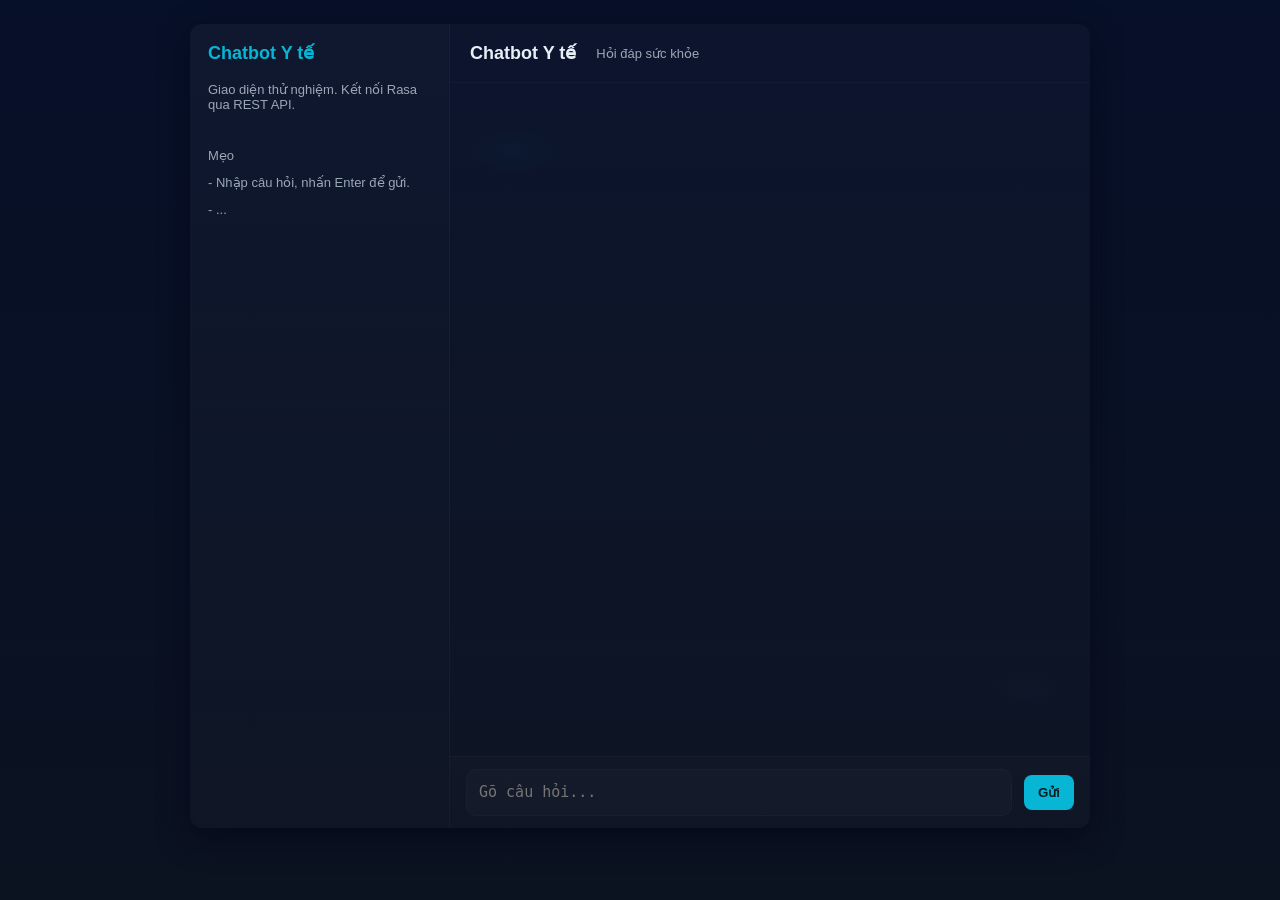
<file: giao_dien/index.html>
<!doctype html>
<html lang="vi">
  <head>
    <meta charset="utf-8" />
    <meta name="viewport" content="width=device-width,initial-scale=1" />
    <title>Chatbot Y tế - Giao diện ChatGPT</title>

    <style>
      :root {
        --bg: #0f1724;
        --panel: #0b1220;
        --card: #0f1728;
        --accent: #06b6d4;
        --text: #e6eef6;
        --muted: #9aa8b6;
        --user: #0ea5a4;
        --bot: #1f2937;
      }
      html,
      body {
        height: 100%;
        margin: 0;
        font-family: Inter, "Segoe UI", Roboto, Arial, sans-serif;
        background: linear-gradient(180deg, #071029 0%, #0b1220 100%);
        color: var(--text);
      }
      .app {
        display: flex;
        height: 100vh;
        width: 100vw;
        align-items: stretch;
        justify-content: center;
        padding: 24px;
        box-sizing: border-box;
      }

      /* Chat container */
      .chat {
        width: 900px;
        max-width: calc(100% - 48px);
        height: calc(100% - 48px);
        background: linear-gradient(
          180deg,
          rgba(255, 255, 255, 0.02),
          rgba(255, 255, 255, 0.01)
        );
        border-radius: 12px;
        box-shadow: 0 10px 30px rgba(2, 6, 23, 0.6);
        display: flex;
        overflow: hidden;
      }

      /* Left sidebar (optional) */
      .sidebar {
        width: 260px;
        background: linear-gradient(
          180deg,
          rgba(255, 255, 255, 0.01),
          rgba(255, 255, 255, 0.005)
        );
        padding: 18px;
        box-sizing: border-box;
        border-right: 1px solid rgba(255, 255, 255, 0.03);
        display: flex;
        flex-direction: column;
        gap: 12px;
      }
      .brand {
        font-weight: 700;
        font-size: 18px;
        color: var(--accent);
      }
      .hint {
        color: var(--muted);
        font-size: 13px;
        margin-top: 6px;
      }

      /* Main panel */
      .panel {
        flex: 1;
        display: flex;
        flex-direction: column;
        height: 100%;
      }

      /* Header */
      .header {
        padding: 18px 20px;
        border-bottom: 1px solid rgba(255, 255, 255, 0.03);
        display: flex;
        align-items: center;
        gap: 12px;
      }
      .title {
        font-size: 18px;
        font-weight: 600;
      }
      .subtitle {
        color: var(--muted);
        font-size: 13px;
        margin-left: 8px;
      }

      /* Messages area */
      .messages {
        flex: 1;
        padding: 20px;
        overflow: auto;
        display: flex;
        flex-direction: column;
        gap: 12px;
        background:
          radial-gradient(
            800px 400px at 10% 10%,
            rgba(6, 182, 212, 0.03),
            transparent 6%
          ),
          radial-gradient(
            600px 300px at 90% 90%,
            rgba(99, 102, 241, 0.02),
            transparent 6%
          );
      }

      .msg {
        max-width: 78%;
        padding: 12px 14px;
        border-radius: 12px;
        line-height: 1.45;
        font-size: 15px;
        box-shadow: 0 2px 6px rgba(2, 6, 23, 0.4);
        word-wrap: break-word;
      }

      .msg.user {
        align-self: flex-end;
        background: linear-gradient(
          180deg,
          rgba(14, 165, 164, 0.12),
          rgba(14, 165, 164, 0.08)
        );
        border: 1px solid rgba(14, 165, 164, 0.18);
        color: var(--text);
        border-bottom-right-radius: 6px;
      }

      .msg.bot {
        align-self: flex-start;
        background: linear-gradient(
          180deg,
          rgba(255, 255, 255, 0.02),
          rgba(255, 255, 255, 0.01)
        );
        border: 1px solid rgba(255, 255, 255, 0.03);
        color: var(--text);
        border-bottom-left-radius: 6px;
      }

      .meta {
        font-size: 12px;
        color: var(--muted);
        margin-top: 6px;
      }

      /* Typing indicator */
      .typing {
        display: flex;
        gap: 6px;
        align-items: center;
      }
      .dot {
        width: 8px;
        height: 8px;
        border-radius: 50%;
        background: var(--muted);
        opacity: 0.9;
        animation: blink 1.2s infinite;
      }
      .dot:nth-child(2) {
        animation-delay: 0.15s;
      }
      .dot:nth-child(3) {
        animation-delay: 0.3s;
      }
      @keyframes blink {
        0% {
          opacity: 0.2;
        }
        50% {
          opacity: 1;
        }
        100% {
          opacity: 0.2;
        }
      }

      /* Input area */
      .composer {
        padding: 12px 16px;
        border-top: 1px solid rgba(255, 255, 255, 0.03);
        display: flex;
        gap: 12px;
        align-items: center;
        background: linear-gradient(
          180deg,
          rgba(255, 255, 255, 0.01),
          rgba(255, 255, 255, 0.005)
        );
      }
      .input {
        flex: 1;
        display: flex;
        gap: 8px;
        align-items: center;
        background: rgba(255, 255, 255, 0.02);
        padding: 10px;
        border-radius: 10px;
        border: 1px solid rgba(255, 255, 255, 0.02);
      }
      .input textarea {
        width: 100%;
        resize: none;
        border: 0;
        outline: none;
        background: transparent;
        color: var(--text);
        font-size: 15px;
        line-height: 1.4;
        max-height: 120px;
      }
      .send-btn {
        background: var(--accent);
        color: #042027;
        border: none;
        padding: 10px 14px;
        border-radius: 8px;
        font-weight: 600;
        cursor: pointer;
      }
      .send-btn:disabled {
        opacity: 0.5;
        cursor: not-allowed;
      }

      /* small screens */
      @media (max-width: 720px) {
        .chat {
          width: 100%;
          height: 100%;
          border-radius: 0;
        }
        .sidebar {
          display: none;
        }
      }
    </style>
  </head>
  <body>
    <div class="app">
      <div class="chat" role="application" aria-label="Chatbot">
        <div class="sidebar" aria-hidden="true">
          <div class="brand">Chatbot Y tế</div>
          <div class="hint">
            Giao diện thử nghiệm. Kết nối Rasa qua REST API.
          </div>
          <div style="height: 12px"></div>
          <div style="font-size: 13px; color: var(--muted)">Mẹo</div>
          <div style="font-size: 13px; color: var(--muted)">
            - Nhập câu hỏi, nhấn Enter để gửi.
          </div>
          <div style="font-size: 13px; color: var(--muted)">- ...</div>
        </div>

        <div class="panel">
          <div class="header">
            <div class="title">Chatbot Y tế</div>
            <div class="subtitle">Hỏi đáp sức khỏe</div>
          </div>

          <div id="messages" class="messages" aria-live="polite"></div>

          <div class="composer">
            <div class="input" role="textbox" aria-label="Nhập tin nhắn">
              <textarea
                id="input"
                rows="1"
                placeholder="Gõ câu hỏi..."
              ></textarea>
            </div>
            <button id="send" class="send-btn">Gửi</button>
          </div>
        </div>
      </div>
    </div>

    <script>
      /* ====== Cấu hình ======
       Nếu Rasa chạy trên máy local, giữ mặc định:
       RASA_REST_URL = "http://localhost:5005/webhooks/rest/webhook"
       Nếu deploy lên server, đổi thành URL public (https).
    */
      const RASA_REST_URL = "http://localhost:5005/webhooks/rest/webhook";

      const messagesEl = document.getElementById("messages");
      const inputEl = document.getElementById("input");
      const sendBtn = document.getElementById("send");

      /* Hàm thêm message vào giao diện */
      function addMessage(text, who = "bot", meta = "") {
        const wrapper = document.createElement("div");
        wrapper.className = "msg " + (who === "user" ? "user" : "bot");
        wrapper.innerHTML = `<div class="content">${escapeHtml(text)}</div>`;
        if (meta) {
          const m = document.createElement("div");
          m.className = "meta";
          m.textContent = meta;
          wrapper.appendChild(m);
        }
        messagesEl.appendChild(wrapper);
        messagesEl.scrollTop = messagesEl.scrollHeight;
      }

      /* Escape để tránh XSS */
      function escapeHtml(unsafe) {
        return unsafe
          .replaceAll("&", "&amp;")
          .replaceAll("<", "&lt;")
          .replaceAll(">", "&gt;")
          .replaceAll('"', "&quot;")
          .replaceAll("'", "&#039;");
      }

      /* Typing indicator */
      let typingEl = null;
      function showTyping() {
        if (typingEl) return;
        typingEl = document.createElement("div");
        typingEl.className = "msg bot typing";
        typingEl.innerHTML =
          '<div class="typing"><div class="dot"></div><div class="dot"></div><div class="dot"></div></div>';
        messagesEl.appendChild(typingEl);
        messagesEl.scrollTop = messagesEl.scrollHeight;
      }
      function hideTyping() {
        if (!typingEl) return;
        typingEl.remove();
        typingEl = null;
      }

      /* Gửi message tới Rasa qua REST */
      async function sendToRasa(message) {
        showTyping();
        try {
          const resp = await fetch(RASA_REST_URL, {
            method: "POST",
            headers: { "Content-Type": "application/json" },
            body: JSON.stringify({ sender: "user_" + Date.now(), message }),
          });
          if (!resp.ok) {
            throw new Error("Lỗi kết nối tới Rasa: " + resp.status);
          }
          const data = await resp.json();
          hideTyping();

          if (!Array.isArray(data) || data.length === 0) {
            addMessage("Bot không trả lời.", "bot");
            return;
          }

          // Rasa trả về mảng các message; hiển thị tuần tự
          for (const item of data) {
            if (item.text) {
              addMessage(item.text, "bot");
            } else if (item.image) {
              addMessage("[Hình ảnh] " + item.image, "bot");
            } else if (item.custom) {
              addMessage(
                "[Custom payload] " + JSON.stringify(item.custom),
                "bot",
              );
            }
          }
        } catch (err) {
          hideTyping();
          addMessage("Lỗi: " + err.message, "bot");
        }
      }

      /* Xử lý gửi */
      async function handleSend() {
        const text = inputEl.value.trim();
        if (!text) return;
        addMessage(text, "user");
        inputEl.value = "";
        sendBtn.disabled = true;
        await sendToRasa(text);
        sendBtn.disabled = false;
        inputEl.focus();
      }

      /* Gửi khi nhấn Enter (Shift+Enter xuống dòng) */
      inputEl.addEventListener("keydown", function (e) {
        if (e.key === "Enter" && !e.shiftKey) {
          e.preventDefault();
          handleSend();
        }
      });
      sendBtn.addEventListener("click", handleSend);

      /* Gửi payload khởi tạo /greet để bot chào */
      window.addEventListener("load", function () {
        // Hiển thị lời chào local trước khi gọi Rasa (tùy chọn)
        // addMessage("Xin chào! Tôi là Chatbot Y tế. Bạn muốn hỏi gì?", "bot");
        // Gọi payload /greet nếu bot có intent greet
        (async () => {
          showTyping();
          try {
            const resp = await fetch(RASA_REST_URL, {
              method: "POST",
              headers: { "Content-Type": "application/json" },
              body: JSON.stringify({
                sender: "system_init",
                message: "/greet",
              }),
            });
            const data = await resp.json();
            hideTyping();
            if (Array.isArray(data)) {
              for (const item of data) {
                if (item.text) addMessage(item.text, "bot");
              }
            }
          } catch (e) {
            hideTyping();
            // không bắt buộc phải hiển thị lỗi khởi tạo
          }
        })();
      });
    </script>
  </body>
</html>
</file>
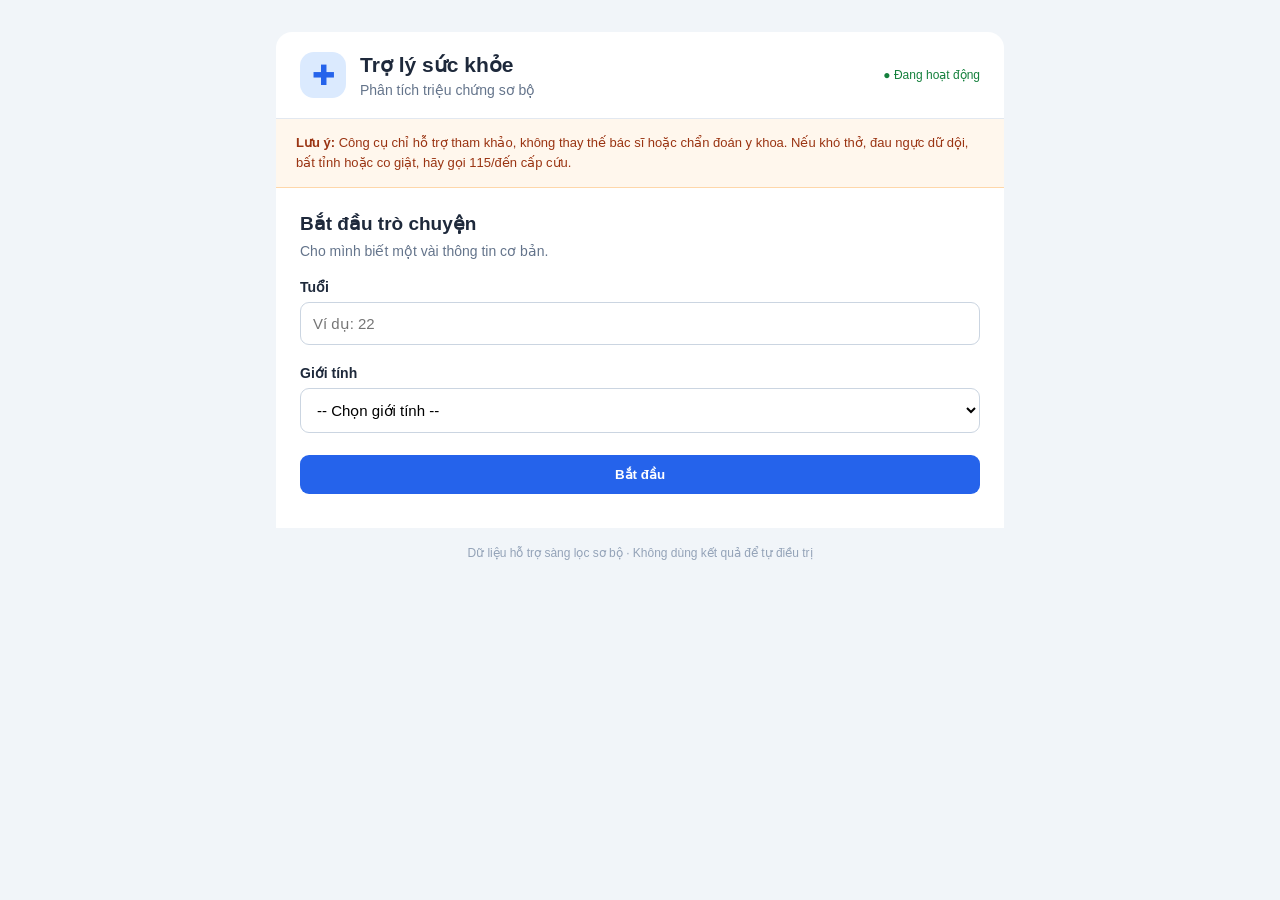
<file: templates/index.html>
<!doctype html>
<html lang="vi">
  <head>
    <meta charset="utf-8" />
    <meta name="viewport" content="width=device-width,initial-scale=1" />
    <title>Trợ lý sức khỏe</title>
    <link rel="stylesheet" href="/static/style.css" />
  </head>
  <body>
    <main class="shell">
      <header>
        <div class="logo">✚</div>
        <div>
          <h1>Trợ lý sức khỏe</h1>
          <p>Phân tích triệu chứng sơ bộ</p>
        </div>
        <span class="status">● Đang hoạt động</span>
      </header>
      <section class="notice">
        <b>Lưu ý:</b> Công cụ chỉ hỗ trợ tham khảo, không thay thế bác sĩ hoặc
        chẩn đoán y khoa. Nếu khó thở, đau ngực dữ dội, bất tỉnh hoặc co giật,
        hãy gọi 115/đến cấp cứu.
      </section>
      <section id="setup" class="setup">
        <h2>Bắt đầu trò chuyện</h2>
        <p>Cho mình biết một vài thông tin cơ bản.</p>
        <label for="age">Tuổi</label
        ><input
          id="age"
          type="number"
          min="1"
          max="119"
          placeholder="Ví dụ: 22"
        /><label for="sex">Giới tính</label
        ><select id="sex">
          <option value="">-- Chọn giới tính --</option>
          <option value="nam">Nam</option>
          <option value="nu">Nữ</option></select
        ><button id="start">Bắt đầu</button>
        <p id="setupError" class="error"></p>
      </section>
      <section id="chat" class="chat hidden">
        <div id="messages" class="messages">
          <div class="bubble bot">
            Xin chào! Bạn hãy mô tả những triệu chứng mình đang gặp nhé.
          </div>
        </div>
        <form id="chatForm">
          <input
            id="message"
            autocomplete="off"
            placeholder="Ví dụ: Tôi bị sốt, ho và đau họng..."
          /><button type="submit">Gửi</button>
        </form>
        <button id="reset" class="reset">Bắt đầu cuộc trò chuyện mới</button>
      </section>
      <footer>
        Dữ liệu hỗ trợ sàng lọc sơ bộ · Không dùng kết quả để tự điều trị
      </footer>
    </main>
    <script src="/static/chat.js"></script>
  </body>
</html>
</file>
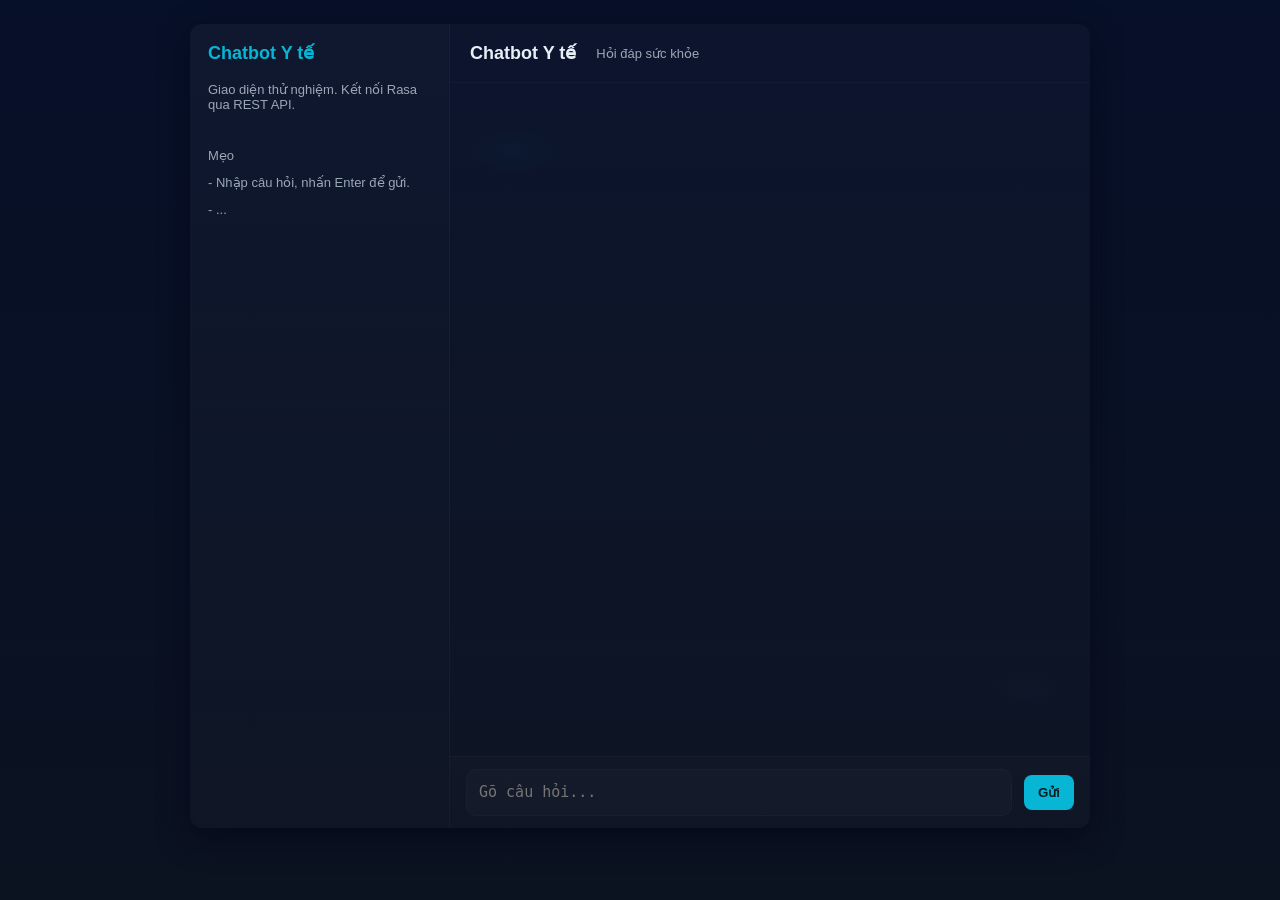
<file: original/symptoms_original.html>
<!doctype html>
<html lang="vi">
  <head>
    <meta charset="utf-8" />
    <meta name="viewport" content="width=device-width,initial-scale=1" />
    <title>Chatbot Y tế - Giao diện ChatGPT</title>

    <style>
      :root {
        --bg: #0f1724;
        --panel: #0b1220;
        --card: #0f1728;
        --accent: #06b6d4;
        --text: #e6eef6;
        --muted: #9aa8b6;
        --user: #0ea5a4;
        --bot: #1f2937;
      }
      html,
      body {
        height: 100%;
        margin: 0;
        font-family: Inter, "Segoe UI", Roboto, Arial, sans-serif;
        background: linear-gradient(180deg, #071029 0%, #0b1220 100%);
        color: var(--text);
      }
      .app {
        display: flex;
        height: 100vh;
        width: 100vw;
        align-items: stretch;
        justify-content: center;
        padding: 24px;
        box-sizing: border-box;
      }

      /* Chat container */
      .chat {
        width: 900px;
        max-width: calc(100% - 48px);
        height: calc(100% - 48px);
        background: linear-gradient(
          180deg,
          rgba(255, 255, 255, 0.02),
          rgba(255, 255, 255, 0.01)
        );
        border-radius: 12px;
        box-shadow: 0 10px 30px rgba(2, 6, 23, 0.6);
        display: flex;
        overflow: hidden;
      }

      /* Left sidebar (optional) */
      .sidebar {
        width: 260px;
        background: linear-gradient(
          180deg,
          rgba(255, 255, 255, 0.01),
          rgba(255, 255, 255, 0.005)
        );
        padding: 18px;
        box-sizing: border-box;
        border-right: 1px solid rgba(255, 255, 255, 0.03);
        display: flex;
        flex-direction: column;
        gap: 12px;
      }
      .brand {
        font-weight: 700;
        font-size: 18px;
        color: var(--accent);
      }
      .hint {
        color: var(--muted);
        font-size: 13px;
        margin-top: 6px;
      }

      /* Main panel */
      .panel {
        flex: 1;
        display: flex;
        flex-direction: column;
        height: 100%;
      }

      /* Header */
      .header {
        padding: 18px 20px;
        border-bottom: 1px solid rgba(255, 255, 255, 0.03);
        display: flex;
        align-items: center;
        gap: 12px;
      }
      .title {
        font-size: 18px;
        font-weight: 600;
      }
      .subtitle {
        color: var(--muted);
        font-size: 13px;
        margin-left: 8px;
      }

      /* Messages area */
      .messages {
        flex: 1;
        padding: 20px;
        overflow: auto;
        display: flex;
        flex-direction: column;
        gap: 12px;
        background:
          radial-gradient(
            800px 400px at 10% 10%,
            rgba(6, 182, 212, 0.03),
            transparent 6%
          ),
          radial-gradient(
            600px 300px at 90% 90%,
            rgba(99, 102, 241, 0.02),
            transparent 6%
          );
      }

      .msg {
        max-width: 78%;
        padding: 12px 14px;
        border-radius: 12px;
        line-height: 1.45;
        font-size: 15px;
        box-shadow: 0 2px 6px rgba(2, 6, 23, 0.4);
        word-wrap: break-word;
      }

      .msg.user {
        align-self: flex-end;
        background: linear-gradient(
          180deg,
          rgba(14, 165, 164, 0.12),
          rgba(14, 165, 164, 0.08)
        );
        border: 1px solid rgba(14, 165, 164, 0.18);
        color: var(--text);
        border-bottom-right-radius: 6px;
      }

      .msg.bot {
        align-self: flex-start;
        background: linear-gradient(
          180deg,
          rgba(255, 255, 255, 0.02),
          rgba(255, 255, 255, 0.01)
        );
        border: 1px solid rgba(255, 255, 255, 0.03);
        color: var(--text);
        border-bottom-left-radius: 6px;
      }

      .meta {
        font-size: 12px;
        color: var(--muted);
        margin-top: 6px;
      }

      /* Typing indicator */
      .typing {
        display: flex;
        gap: 6px;
        align-items: center;
      }
      .dot {
        width: 8px;
        height: 8px;
        border-radius: 50%;
        background: var(--muted);
        opacity: 0.9;
        animation: blink 1.2s infinite;
      }
      .dot:nth-child(2) {
        animation-delay: 0.15s;
      }
      .dot:nth-child(3) {
        animation-delay: 0.3s;
      }
      @keyframes blink {
        0% {
          opacity: 0.2;
        }
        50% {
          opacity: 1;
        }
        100% {
          opacity: 0.2;
        }
      }

      /* Input area */
      .composer {
        padding: 12px 16px;
        border-top: 1px solid rgba(255, 255, 255, 0.03);
        display: flex;
        gap: 12px;
        align-items: center;
        background: linear-gradient(
          180deg,
          rgba(255, 255, 255, 0.01),
          rgba(255, 255, 255, 0.005)
        );
      }
      .input {
        flex: 1;
        display: flex;
        gap: 8px;
        align-items: center;
        background: rgba(255, 255, 255, 0.02);
        padding: 10px;
        border-radius: 10px;
        border: 1px solid rgba(255, 255, 255, 0.02);
      }
      .input textarea {
        width: 100%;
        resize: none;
        border: 0;
        outline: none;
        background: transparent;
        color: var(--text);
        font-size: 15px;
        line-height: 1.4;
        max-height: 120px;
      }
      .send-btn {
        background: var(--accent);
        color: #042027;
        border: none;
        padding: 10px 14px;
        border-radius: 8px;
        font-weight: 600;
        cursor: pointer;
      }
      .send-btn:disabled {
        opacity: 0.5;
        cursor: not-allowed;
      }

      /* small screens */
      @media (max-width: 720px) {
        .chat {
          width: 100%;
          height: 100%;
          border-radius: 0;
        }
        .sidebar {
          display: none;
        }
      }
    </style>
  </head>
  <body>
    <div class="app">
      <div class="chat" role="application" aria-label="Chatbot">
        <div class="sidebar" aria-hidden="true">
          <div class="brand">Chatbot Y tế</div>
          <div class="hint">
            Giao diện thử nghiệm. Kết nối Rasa qua REST API.
          </div>
          <div style="height: 12px"></div>
          <div style="font-size: 13px; color: var(--muted)">Mẹo</div>
          <div style="font-size: 13px; color: var(--muted)">
            - Nhập câu hỏi, nhấn Enter để gửi.
          </div>
          <div style="font-size: 13px; color: var(--muted)">- ...</div>
        </div>

        <div class="panel">
          <div class="header">
            <div class="title">Chatbot Y tế</div>
            <div class="subtitle">Hỏi đáp sức khỏe</div>
          </div>

          <div id="messages" class="messages" aria-live="polite"></div>

          <div class="composer">
            <div class="input" role="textbox" aria-label="Nhập tin nhắn">
              <textarea
                id="input"
                rows="1"
                placeholder="Gõ câu hỏi..."
              ></textarea>
            </div>
            <button id="send" class="send-btn">Gửi</button>
          </div>
        </div>
      </div>
    </div>

    <script>
      /* ====== Cấu hình ======
       Nếu Rasa chạy trên máy local, giữ mặc định:
       RASA_REST_URL = "http://localhost:5005/webhooks/rest/webhook"
       Nếu deploy lên server, đổi thành URL public (https).
    */
      const RASA_REST_URL = "http://localhost:5005/webhooks/rest/webhook";

      const messagesEl = document.getElementById("messages");
      const inputEl = document.getElementById("input");
      const sendBtn = document.getElementById("send");

      /* Hàm thêm message vào giao diện */
      function addMessage(text, who = "bot", meta = "") {
        const wrapper = document.createElement("div");
        wrapper.className = "msg " + (who === "user" ? "user" : "bot");
        wrapper.innerHTML = `<div class="content">${escapeHtml(text)}</div>`;
        if (meta) {
          const m = document.createElement("div");
          m.className = "meta";
          m.textContent = meta;
          wrapper.appendChild(m);
        }
        messagesEl.appendChild(wrapper);
        messagesEl.scrollTop = messagesEl.scrollHeight;
      }

      /* Escape để tránh XSS */
      function escapeHtml(unsafe) {
        return unsafe
          .replaceAll("&", "&amp;")
          .replaceAll("<", "&lt;")
          .replaceAll(">", "&gt;")
          .replaceAll('"', "&quot;")
          .replaceAll("'", "&#039;");
      }

      /* Typing indicator */
      let typingEl = null;
      function showTyping() {
        if (typingEl) return;
        typingEl = document.createElement("div");
        typingEl.className = "msg bot typing";
        typingEl.innerHTML =
          '<div class="typing"><div class="dot"></div><div class="dot"></div><div class="dot"></div></div>';
        messagesEl.appendChild(typingEl);
        messagesEl.scrollTop = messagesEl.scrollHeight;
      }
      function hideTyping() {
        if (!typingEl) return;
        typingEl.remove();
        typingEl = null;
      }

      /* Gửi message tới Rasa qua REST */
      async function sendToRasa(message) {
        showTyping();
        try {
          const resp = await fetch(RASA_REST_URL, {
            method: "POST",
            headers: { "Content-Type": "application/json" },
            body: JSON.stringify({ sender: "user_" + Date.now(), message }),
          });
          if (!resp.ok) {
            throw new Error("Lỗi kết nối tới Rasa: " + resp.status);
          }
          const data = await resp.json();
          hideTyping();

          if (!Array.isArray(data) || data.length === 0) {
            addMessage("Bot không trả lời.", "bot");
            return;
          }

          // Rasa trả về mảng các message; hiển thị tuần tự
          for (const item of data) {
            if (item.text) {
              addMessage(item.text, "bot");
            } else if (item.image) {
              addMessage("[Hình ảnh] " + item.image, "bot");
            } else if (item.custom) {
              addMessage(
                "[Custom payload] " + JSON.stringify(item.custom),
                "bot",
              );
            }
          }
        } catch (err) {
          hideTyping();
          addMessage("Lỗi: " + err.message, "bot");
        }
      }

      /* Xử lý gửi */
      async function handleSend() {
        const text = inputEl.value.trim();
        if (!text) return;
        addMessage(text, "user");
        inputEl.value = "";
        sendBtn.disabled = true;
        await sendToRasa(text);
        sendBtn.disabled = false;
        inputEl.focus();
      }

      /* Gửi khi nhấn Enter (Shift+Enter xuống dòng) */
      inputEl.addEventListener("keydown", function (e) {
        if (e.key === "Enter" && !e.shiftKey) {
          e.preventDefault();
          handleSend();
        }
      });
      sendBtn.addEventListener("click", handleSend);

      /* Gửi payload khởi tạo /greet để bot chào */
      window.addEventListener("load", function () {
        // Hiển thị lời chào local trước khi gọi Rasa (tùy chọn)
        // addMessage("Xin chào! Tôi là Chatbot Y tế. Bạn muốn hỏi gì?", "bot");
        // Gọi payload /greet nếu bot có intent greet
        (async () => {
          showTyping();
          try {
            const resp = await fetch(RASA_REST_URL, {
              method: "POST",
              headers: { "Content-Type": "application/json" },
              body: JSON.stringify({
                sender: "system_init",
                message: "/greet",
              }),
            });
            const data = await resp.json();
            hideTyping();
            if (Array.isArray(data)) {
              for (const item of data) {
                if (item.text) addMessage(item.text, "bot");
              }
            }
          } catch (e) {
            hideTyping();
            // không bắt buộc phải hiển thị lỗi khởi tạo
          }
        })();
      });
    </script>
  </body>
</html>
</file>
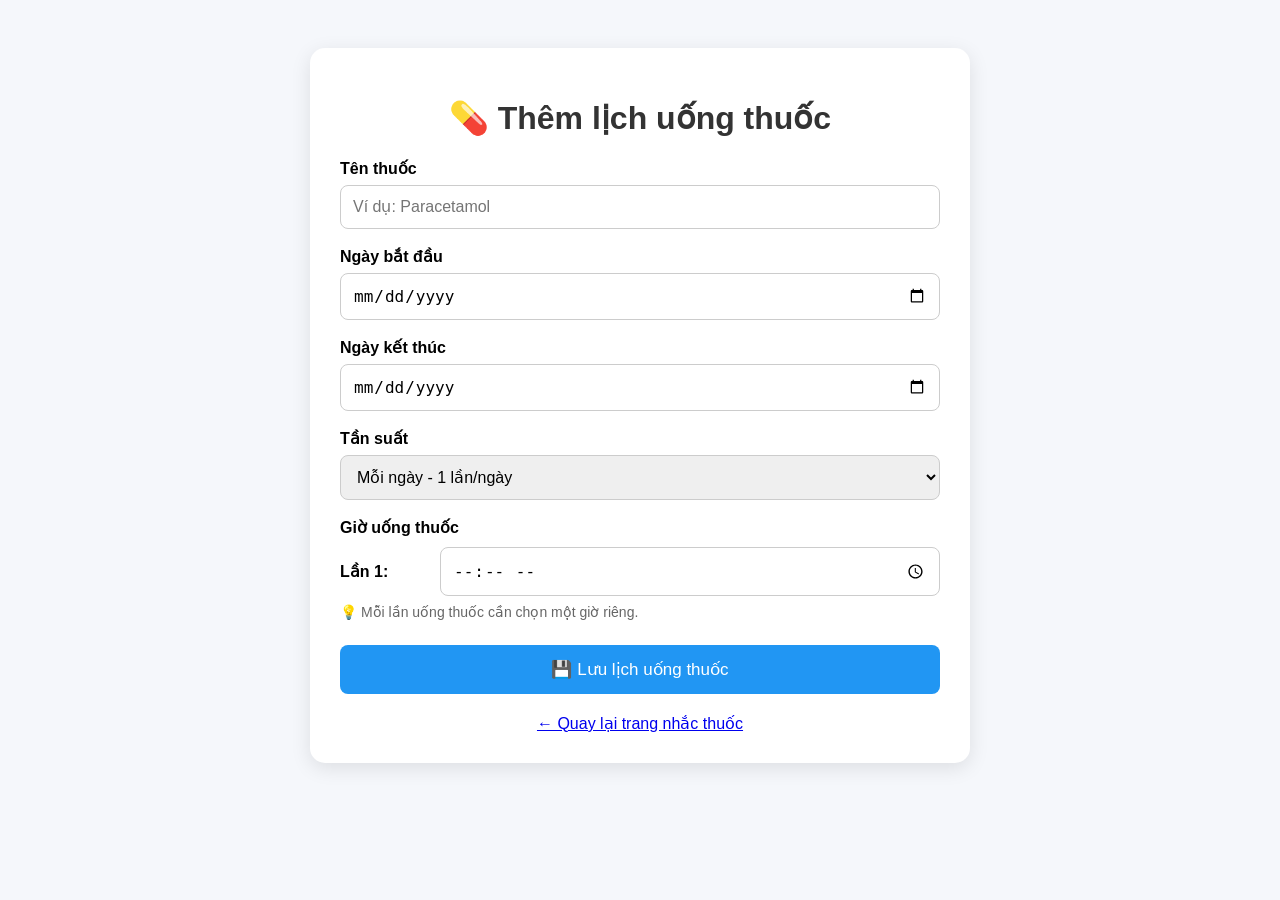
<file: static/add_medicine.html>
<!doctype html>
<html lang="vi">
  <head>
    <meta charset="UTF-8" />
    <meta name="viewport" content="width=device-width, initial-scale=1.0" />

    <title>Thêm lịch uống thuốc</title>

    <style>
      body {
        font-family: Arial;
        background: #f5f7fb;
        padding: 40px;
      }

      .box {
        max-width: 600px;
        margin: auto;
        background: white;
        padding: 30px;
        border-radius: 15px;
        box-shadow: 0 5px 20px rgba(0, 0, 0, 0.1);
      }

      h1 {
        text-align: center;
        color: #333;
      }

      label {
        display: block;
        margin-top: 18px;
        font-weight: bold;
      }

      input,
      select {
        width: 100%;
        padding: 12px;
        margin-top: 7px;
        border: 1px solid #ccc;
        border-radius: 8px;
        box-sizing: border-box;
        font-size: 16px;
      }

      button {
        width: 100%;
        margin-top: 25px;
        padding: 14px;
        border: none;
        border-radius: 8px;
        background: #2196f3;
        color: white;
        font-size: 17px;
        cursor: pointer;
      }

      button:hover {
        background: #1976d2;
      }

      .back {
        display: block;
        text-align: center;
        margin-top: 20px;
      }

      #msg {
        text-align: center;
        font-weight: bold;
        margin-top: 15px;
      }

      .error {
        color: red;
      }

      .success {
        color: green;
      }

      /* ==============================
           KHU VỰC GIỜ UỐNG
           ============================== */

      .time-group {
        margin-top: 7px;
      }

      .time-row {
        display: flex;
        align-items: center;
        gap: 10px;
        margin-top: 10px;
      }

      .time-row input {
        margin-top: 0;
        flex: 1;
      }

      .time-label {
        min-width: 90px;
        font-weight: bold;
      }

      .remove-time {
        width: auto;
        margin: 0;
        padding: 10px 14px;
        background: #e53935;
        font-size: 14px;
      }

      .remove-time:hover {
        background: #c62828;
      }

      .add-time {
        width: 100%;
        margin-top: 12px;
        padding: 10px;
        background: #43a047;
        font-size: 15px;
      }

      .add-time:hover {
        background: #2e7d32;
      }

      .hint {
        margin-top: 8px;
        color: #666;
        font-size: 14px;
      }

      @media (max-width: 600px) {
        body {
          padding: 15px;
        }

        .box {
          padding: 20px;
        }

        .time-row {
          flex-wrap: wrap;
        }

        .time-label {
          width: 100%;
        }

        .remove-time {
          width: 100%;
        }
      }
    </style>
  </head>

  <body>
    <div class="box">
      <h1>💊 Thêm lịch uống thuốc</h1>

      <form id="medicineForm">
        <!-- TÊN THUỐC -->
        <label>Tên thuốc</label>

        <input
          type="text"
          id="name"
          placeholder="Ví dụ: Paracetamol"
          required
        />

        <!-- NGÀY BẮT ĐẦU -->
        <label>Ngày bắt đầu</label>

        <input type="date" id="start_date" required />

        <!-- NGÀY KẾT THÚC -->
        <label>Ngày kết thúc</label>

        <input type="date" id="end_date" required />

        <!-- TẦN SUẤT -->
        <label>Tần suất</label>

        <select id="frequency">
          <option value="1">Mỗi ngày - 1 lần/ngày</option>

          <option value="2">2 lần/ngày</option>

          <option value="3">3 lần/ngày</option>

          <option value="custom">Theo lịch - tự chọn số lần</option>
        </select>

        <!-- SỐ LẦN TỰ CHỌN -->
        <div id="customFrequencyBox" style="display: none">
          <label>Số lần uống trong ngày</label>

          <input
            type="number"
            id="customFrequency"
            min="1"
            max="12"
            value="1"
          />
        </div>

        <!-- GIỜ UỐNG -->
        <label>Giờ uống thuốc</label>

        <div id="timeContainer" class="time-group">
          <div class="time-row">
            <span class="time-label"> Lần 1: </span>

            <input type="time" class="medicine-time" required />
          </div>
        </div>

        <div class="hint">💡 Mỗi lần uống thuốc cần chọn một giờ riêng.</div>

        <!-- NÚT THÊM GIỜ -->
        <button
          type="button"
          id="addTimeButton"
          class="add-time"
          style="display: none"
        >
          ➕ Thêm giờ uống
        </button>

        <!-- NÚT LƯU -->
        <button type="submit">💾 Lưu lịch uống thuốc</button>
      </form>

      <p id="msg"></p>

      <a class="back" href="/medications"> ← Quay lại trang nhắc thuốc </a>
    </div>

    <script>
      /* =========================================================
   TOKEN
   ========================================================= */

      function getToken() {
        return localStorage.getItem("healthbot_token") || "";
      }

      /* =========================================================
   ELEMENT
   ========================================================= */

      const frequency = document.getElementById("frequency");

      const customFrequencyBox = document.getElementById("customFrequencyBox");

      const customFrequency = document.getElementById("customFrequency");

      const timeContainer = document.getElementById("timeContainer");

      const addTimeButton = document.getElementById("addTimeButton");

      const form = document.getElementById("medicineForm");

      const msg = document.getElementById("msg");

      /* =========================================================
   LẤY SỐ LẦN UỐNG
   ========================================================= */

      function getNumberOfTimes() {
        if (frequency.value === "custom") {
          let value = parseInt(customFrequency.value);

          if (isNaN(value)) {
            value = 1;
          }

          if (value < 1) {
            value = 1;
          }

          if (value > 12) {
            value = 12;
          }

          customFrequency.value = value;

          return value;
        }

        return parseInt(frequency.value);
      }

      /* =========================================================
   TẠO Ô GIỜ
   ========================================================= */

      function createTimeRow(index, value = "") {
        const row = document.createElement("div");

        row.className = "time-row";

        const label = document.createElement("span");

        label.className = "time-label";

        label.textContent = "Lần " + index + ":";

        const input = document.createElement("input");

        input.type = "time";

        input.className = "medicine-time";

        input.required = true;

        input.value = value;

        row.appendChild(label);

        row.appendChild(input);

        /*
       Nếu là chế độ "Theo lịch"
       và có nhiều giờ thì cho phép xóa.
    */

        if (frequency.value === "custom" && index > 1) {
          const removeButton = document.createElement("button");

          removeButton.type = "button";

          removeButton.className = "remove-time";

          removeButton.textContent = "Xóa";

          removeButton.onclick = function () {
            row.remove();

            updateTimeLabels();
          };

          row.appendChild(removeButton);
        }

        return row;
      }

      /* =========================================================
   CẬP NHẬT NHÃN LẦN 1, LẦN 2...
   ========================================================= */

      function updateTimeLabels() {
        const rows = document.querySelectorAll(".time-row");

        rows.forEach(function (row, index) {
          const label = row.querySelector(".time-label");

          if (label) {
            label.textContent = "Lần " + (index + 1) + ":";
          }
        });
      }

      /* =========================================================
   HIỂN THỊ CÁC Ô GIỜ
   ========================================================= */

      function updateTimeInputs() {
        const numberOfTimes = getNumberOfTimes();

        /*
       Lưu các giờ hiện tại
       để khi đổi tần suất không
       bị mất dữ liệu.
    */

        const oldInputs = document.querySelectorAll(".medicine-time");

        const oldValues = Array.from(oldInputs).map((input) => input.value);

        /*
       Xóa các ô cũ
    */

        timeContainer.innerHTML = "";

        /*
       Tạo lại đúng số ô
    */

        for (let i = 0; i < numberOfTimes; i++) {
          const oldValue = oldValues[i] || "";

          const row = createTimeRow(i + 1, oldValue);

          timeContainer.appendChild(row);
        }

        /*
       Nút "Thêm giờ" chỉ xuất hiện
       khi chọn Theo lịch.
    */

        if (frequency.value === "custom") {
          addTimeButton.style.display = "block";
        } else {
          addTimeButton.style.display = "none";
        }
      }

      /* =========================================================
   ĐỔI TẦN SUẤT
   ========================================================= */

      frequency.addEventListener("change", function () {
        if (frequency.value === "custom") {
          customFrequencyBox.style.display = "block";
        } else {
          customFrequencyBox.style.display = "none";
        }

        updateTimeInputs();
      });

      /* =========================================================
   ĐỔI SỐ LẦN TỰ CHỌN
   ========================================================= */

      customFrequency.addEventListener("change", function () {
        let value = parseInt(customFrequency.value);

        if (isNaN(value)) {
          value = 1;
        }

        if (value < 1) {
          value = 1;
        }

        if (value > 12) {
          value = 12;
        }

        customFrequency.value = value;

        updateTimeInputs();
      });

      /* =========================================================
   THÊM GIỜ
   ========================================================= */

      addTimeButton.addEventListener("click", function () {
        let rows = document.querySelectorAll(".time-row");

        const currentCount = rows.length;

        if (currentCount >= 12) {
          alert("Tối đa 12 lần uống trong ngày.");

          return;
        }

        customFrequency.value = currentCount + 1;

        const row = createTimeRow(currentCount + 1);

        timeContainer.appendChild(row);
      });

      /* =========================================================
   SUBMIT FORM
   ========================================================= */

      form.addEventListener("submit", async function (event) {
        event.preventDefault();

        msg.className = "";

        msg.textContent = "Đang lưu...";

        /* ---------------------------------------------
           LẤY DỮ LIỆU
           --------------------------------------------- */

        const drugName = document.getElementById("name").value.trim();

        const startDate = document.getElementById("start_date").value;

        const endDate = document.getElementById("end_date").value;

        const numberOfTimes = getNumberOfTimes();

        /* ---------------------------------------------
           KIỂM TRA NGÀY
           --------------------------------------------- */

        if (endDate && startDate && endDate < startDate) {
          msg.textContent = "❌ Ngày kết thúc phải sau hoặc bằng ngày bắt đầu.";

          msg.className = "error";

          return;
        }

        /* ---------------------------------------------
           LẤY CÁC GIỜ UỐNG
           --------------------------------------------- */

        const timeInputs = document.querySelectorAll(".medicine-time");

        const times = Array.from(timeInputs)
          .map((input) => input.value)
          .filter((value) => value);

        /* ---------------------------------------------
           KIỂM TRA ĐỦ GIỜ
           --------------------------------------------- */

        if (times.length !== numberOfTimes) {
          msg.textContent =
            "❌ Vui lòng chọn đủ " + numberOfTimes + " giờ uống thuốc.";

          msg.className = "error";

          return;
        }

        /* ---------------------------------------------
           KIỂM TRA TRÙNG GIỜ
           --------------------------------------------- */

        const uniqueTimes = new Set(times);

        if (uniqueTimes.size !== times.length) {
          msg.textContent = "❌ Các giờ uống thuốc không được trùng nhau.";

          msg.className = "error";

          return;
        }

        /* ---------------------------------------------
           SẮP XẾP GIỜ
           --------------------------------------------- */

        times.sort();

        /* ---------------------------------------------
           DỮ LIỆU GỬI SERVER
           --------------------------------------------- */

        const data = {
          drug_name: drugName,

          dosage: null,

          times_per_day: numberOfTimes,

          start_date: startDate,

          end_date: endDate,

          note: "Tần suất: " + numberOfTimes + " lần/ngày",

          times: times,
        };

        console.log("Dữ liệu gửi API:", data);

        /* ---------------------------------------------
           GỌI API
           --------------------------------------------- */

        try {
          const token = getToken();

          if (!token) {
            throw new Error("Bạn chưa đăng nhập.");
          }

          const headers = {
            "Content-Type": "application/json",

            Authorization: "Bearer " + token,
          };

          const response = await fetch("/api/medications", {
            method: "POST",
            headers: headers,
            body: JSON.stringify(data),
          });

          const result = await response.json();

          if (!response.ok) {
            throw new Error(
              result.detail ||
                result.message ||
                "Không thể lưu lịch uống thuốc.",
            );
          }

          /* ---------------------------------------------
               THÀNH CÔNG
               --------------------------------------------- */

          msg.textContent = "✅ Đã lưu lịch uống thuốc.";

          msg.className = "success";

          console.log("Đã tạo MedId:", result.med_id);

          /*
               Chuyển về trang thuốc
            */

          setTimeout(function () {
            window.location.href = "/medications";
          }, 700);
        } catch (error) {
          console.error("Lỗi lưu thuốc:", error);

          msg.textContent = "❌ " + error.message;

          msg.className = "error";
        }
      });
    </script>
  </body>
</html>
</file>
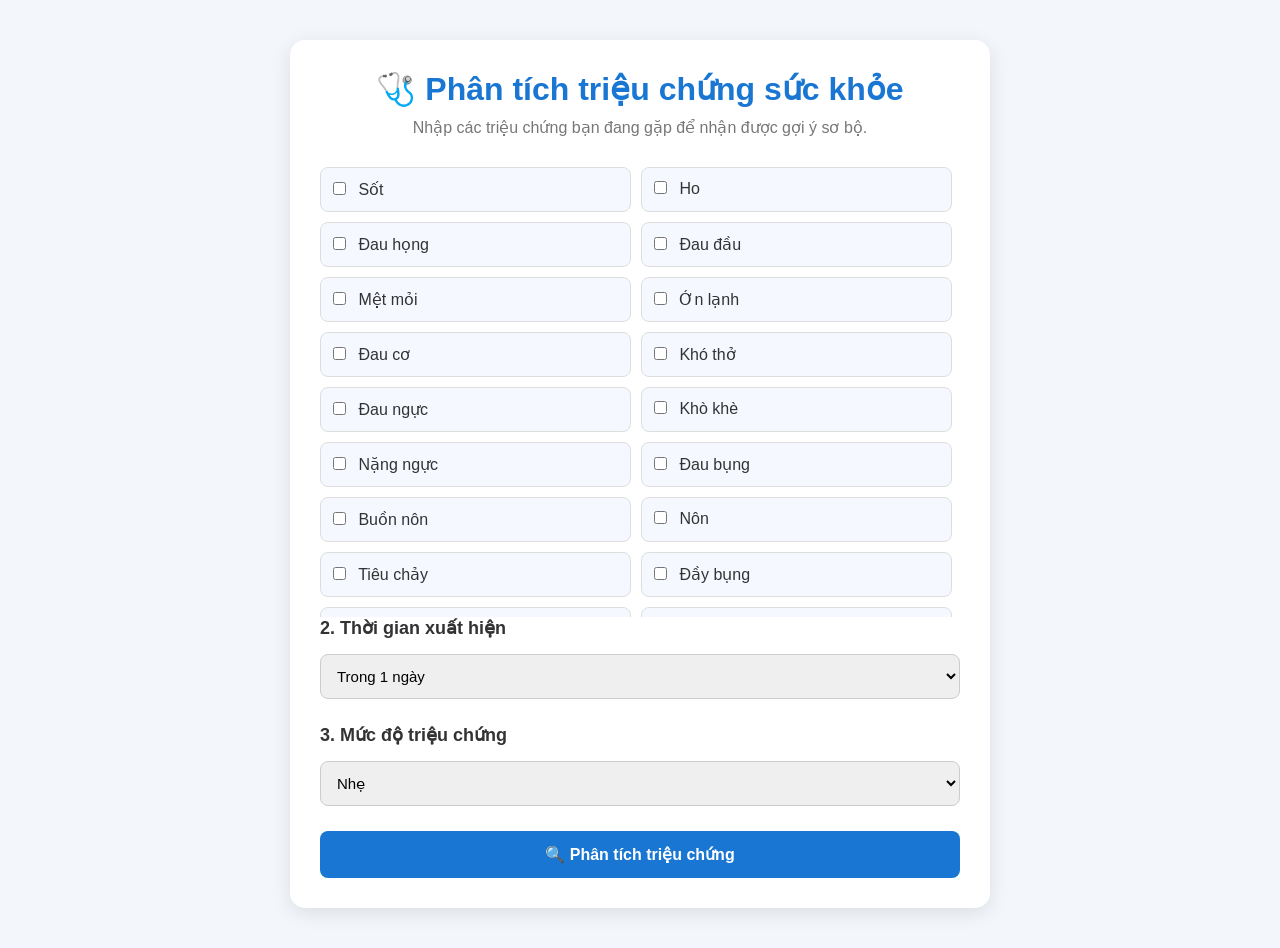
<file: static/symptoms.html>
<!doctype html>
<html lang="vi">
  <head>
    <meta charset="UTF-8" />
    <meta name="viewport" content="width=device-width, initial-scale=1.0" />

    <title>Phân tích triệu chứng</title>

    <link rel="stylesheet" href="/static/symptoms.css" />
  </head>

  <body>
    <div class="container">
      <h1>🩺 Phân tích triệu chứng sức khỏe</h1>

      <p class="description">
        Nhập các triệu chứng bạn đang gặp để nhận được gợi ý sơ bộ.
      </p>

      <!-- Nhập triệu chứng -->
      <div class="symptoms">
        <label><input type="checkbox" value="sốt" /> Sốt</label>
        <label><input type="checkbox" value="ho" /> Ho</label>
        <label><input type="checkbox" value="đau họng" /> Đau họng</label>
        <label><input type="checkbox" value="đau đầu" /> Đau đầu</label>
        <label><input type="checkbox" value="mệt mỏi" /> Mệt mỏi</label>
        <label><input type="checkbox" value="ớn lạnh" /> Ớn lạnh</label>
        <label><input type="checkbox" value="đau cơ" /> Đau cơ</label>
        <label><input type="checkbox" value="khó thở" /> Khó thở</label>
        <label><input type="checkbox" value="đau ngực" /> Đau ngực</label>
        <label><input type="checkbox" value="khò khè" /> Khò khè</label>
        <label><input type="checkbox" value="nặng ngực" /> Nặng ngực</label>
        <label><input type="checkbox" value="đau bụng" /> Đau bụng</label>
        <label><input type="checkbox" value="buồn nôn" /> Buồn nôn</label>
        <label><input type="checkbox" value="nôn" /> Nôn</label>
        <label><input type="checkbox" value="tiêu chảy" /> Tiêu chảy</label>
        <label><input type="checkbox" value="đầy bụng" /> Đầy bụng</label>
        <label><input type="checkbox" value="chán ăn" /> Chán ăn</label>
        <label><input type="checkbox" value="táo bón" /> Táo bón</label>
        <label><input type="checkbox" value="ợ chua" /> Ợ chua</label>
        <label><input type="checkbox" value="ợ nóng" /> Ợ nóng</label>
        <label><input type="checkbox" value="vàng da" /> Vàng da</label>
        <label><input type="checkbox" value="tiểu buốt" /> Tiểu buốt</label>
        <label><input type="checkbox" value="tiểu ra máu" /> Tiểu ra máu</label>
        <label
          ><input type="checkbox" value="tiểu nhiều lần" /> Tiểu nhiều
          lần</label
        >
        <label
          ><input type="checkbox" value="đau bụng dưới" /> Đau bụng dưới</label
        >
        <label><input type="checkbox" value="sốt nhẹ" /> Sốt nhẹ</label>
        <label><input type="checkbox" value="nghẹt mũi" /> Nghẹt mũi</label>
        <label><input type="checkbox" value="sổ mũi" /> Sổ mũi</label>
        <label><input type="checkbox" value="đau mặt" /> Đau mặt</label>
        <label><input type="checkbox" value="đau khớp" /> Đau khớp</label>
        <label><input type="checkbox" value="sưng khớp" /> Sưng khớp</label>
        <label><input type="checkbox" value="cứng khớp" /> Cứng khớp</label>
        <label
          ><input type="checkbox" value="dễ gãy xương" /> Dễ gãy xương</label
        >
        <label><input type="checkbox" value="chóng mặt" /> Chóng mặt</label>
        <label><input type="checkbox" value="da xanh xao" /> Da xanh xao</label>
        <label
          ><input type="checkbox" value="khát nước nhiều" /> Khát nước
          nhiều</label
        >
        <label><input type="checkbox" value="mờ mắt" /> Mờ mắt</label>
        <label
          ><input type="checkbox" value="tim đập nhanh" /> Tim đập nhanh</label
        >
        <label
          ><input type="checkbox" value="yếu liệt tay chân" /> Yếu liệt tay
          chân</label
        >
        <label><input type="checkbox" value="nói khó" /> Nói khó</label>
        <label><input type="checkbox" value="méo miệng" /> Méo miệng</label>
        <label
          ><input type="checkbox" value="đau đầu dữ dội" /> Đau đầu dữ
          dội</label
        >
        <label><input type="checkbox" value="buồn bã" /> Buồn bã</label>
        <label><input type="checkbox" value="mất ngủ" /> Mất ngủ</label>
        <label
          ><input type="checkbox" value="mất hứng thú" /> Mất hứng thú</label
        >
        <label><input type="checkbox" value="bồn chồn" /> Bồn chồn</label>
        <label><input type="checkbox" value="ngứa" /> Ngứa</label>
        <label><input type="checkbox" value="phát ban" /> Phát ban</label>
        <label><input type="checkbox" value="đỏ da" /> Đỏ da</label>
        <label><input type="checkbox" value="khô da" /> Khô da</label>
        <label><input type="checkbox" value="mụn nước" /> Mụn nước</label>
        <label><input type="checkbox" value="đau rát" /> Đau rát</label>
        <label><input type="checkbox" value="da khô" /> Da khô</label>
        <label><input type="checkbox" value="rụng tóc" /> Rụng tóc</label>
        <label
          ><input type="checkbox" value="lạnh tay chân" /> Lạnh tay chân</label
        >
        <label><input type="checkbox" value="run tay" /> Run tay</label>
        <label><input type="checkbox" value="khó ngủ" /> Khó ngủ</label>
        <label><input type="checkbox" value="khàn tiếng" /> Khàn tiếng</label>
        <label><input type="checkbox" value="đau lưng" /> Đau lưng</label>
        <label><input type="checkbox" value="đau cổ" /> Đau cổ</label>
        <label><input type="checkbox" value="đau mắt" /> Đau mắt</label>
        <label><input type="checkbox" value="đau tai" /> Đau tai</label>
      </div>

      <!-- Thời gian -->
      <div class="section">
        <h2>2. Thời gian xuất hiện</h2>

        <select id="duration">
          <option value="1">Trong 1 ngày</option>
          <option value="2">2 - 3 ngày</option>
          <option value="4">4 - 7 ngày</option>
          <option value="8">Trên 7 ngày</option>
        </select>
      </div>

      <!-- Mức độ -->
      <div class="section">
        <h2>3. Mức độ triệu chứng</h2>

        <select id="severity">
          <option value="nhẹ">Nhẹ</option>
          <option value="vừa">Vừa</option>
          <option value="nặng">Nặng</option>
        </select>
      </div>

      <!-- Nút -->
      <button onclick="analyzeSymptoms()">🔍 Phân tích triệu chứng</button>

      <!-- Kết quả -->
      <div id="result" class="result"></div>
    </div>

    <script src="/static/symptoms.js"></script>
  </body>
</html>
</file>
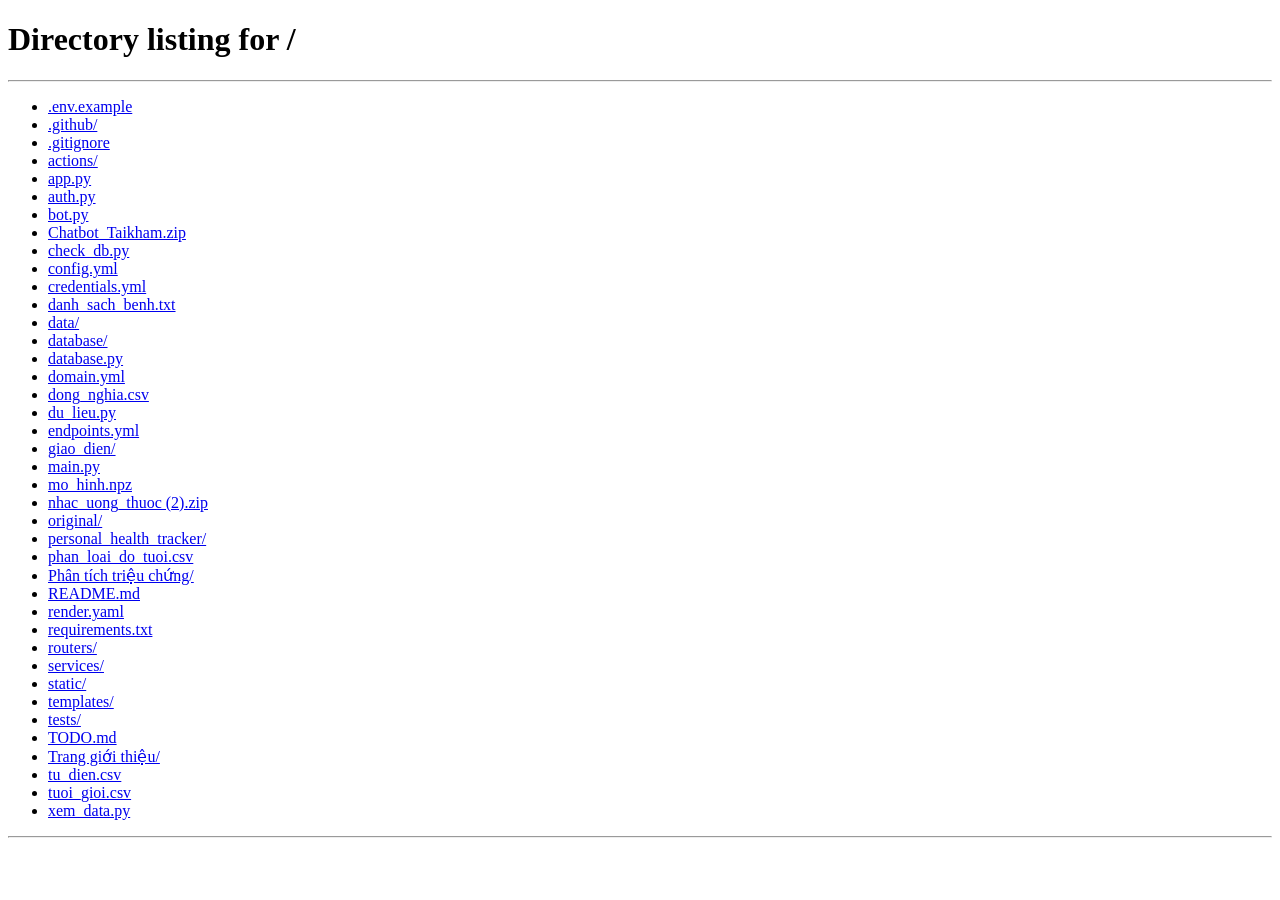
<file: static/symptoms_backup.html>
<!doctype html>
<html lang="vi">
  <head>
    <meta charset="utf-8" />
    <meta name="viewport" content="width=device-width,initial-scale=1" />
    <title>Phân tích triệu chứng</title>
    <style>
      body {
        font-family: Segoe UI;
        background: #f5f7fb;
        margin: 0;
      }
      .wrap {
        max-width: 1000px;
        margin: auto;
        padding: 25px;
      }
      .card {
        background: #fff;
        padding: 20px;
        border-radius: 15px;
        margin-bottom: 18px;
      }
      .symptoms {
        display: grid;
        grid-template-columns: repeat(auto-fit, minmax(180px, 1fr));
        gap: 8px;
      }
      .warning {
        padding: 12px;
        background: #fff7ed;
        border-left: 4px solid #f59e0b;
        margin-top: 12px;
      }
      button {
        padding: 10px 16px;
      }
    </style>
  </head>
  <body>
    <div class="wrap">
      <a href="/home">← Trang chủ</a>
      <h1>🩺 Phân tích triệu chứng sơ bộ</h1>
      <div class="card">
        <div id="symptoms" class="symptoms"></div>
        <label
          >Mức độ
          <select id="severity">
            <option value="1">Nhẹ</option>
            <option value="2">Vừa</option>
            <option value="3">Nặng</option>
          </select></label
        ><label>Số ngày <input id="duration" type="number" min="0" /></label
        ><button onclick="analyzeSymptoms()">Phân tích</button>
      </div>
      <div id="result" class="card" style="display: none"></div>
      <div class="warning">
        Kết quả chỉ mang tính chất tham khảo, không thay thế chẩn đoán của bác
        sĩ.
      </div>
    </div>
    <script>
      const token = localStorage.getItem("healthbot_token");
      if (!token) location = "/";
      async function init() {
        const r = await fetch("/api/symptoms/list", {
          headers: { Authorization: "Bearer " + token },
        });
        const d = await r.json();
        document.getElementById("symptoms").innerHTML = d.symptoms
          .map(
            (s) => `<label><input type="checkbox" value="${s}"> ${s}</label>`,
          )
          .join("");
      }
      async function analyzeSymptoms() {
        const selected = [
          ...document.querySelectorAll(".symptoms input:checked"),
        ].map((x) => x.value);
        const severity = +document.getElementById("severity").value;
        const days = +document.getElementById("duration").value || null;
        const res = document.getElementById("result");

        if (!selected.length) {
          res.style.display = "block";
          res.innerHTML = "<h3>⚠️ Vui lòng chọn ít nhất một triệu chứng.</h3>";
          return;
        }

        const r = await fetch("/api/symptoms/analyze", {
          method: "POST",
          headers: {
            "Content-Type": "application/json",
            Authorization: "Bearer " + token,
          },
          body: JSON.stringify({
            symptoms: selected,
            severity,
            days_since: days,
          }),
        });

        const d = await r.json();
        if (!r.ok) {
          res.style.display = "block";
          res.textContent = d.detail || "Lỗi";
          return;
        }

        const x = d.results[0];
        res.style.display = "block";
        res.innerHTML = `
    <h2>📋 Kết quả phân tích sơ bộ</h2>
    <p>Triệu chứng: <b>${selected.join(", ")}</b></p>
    <p><b>${x.name}</b> – mức độ phù hợp ${x.percent}%</p>
    <p>💡 ${x.advice}</p>
    ${ severity === 3 || days >= 8
        ? '<div class="warning">⚠️ Triệu chứng có mức độ nặng hoặc kéo dài. Bạn nên cân nhắc đi khám.</div>'
        : ""}
  `;
      }
      init();
    </script>
  </body>
</html>
</file>
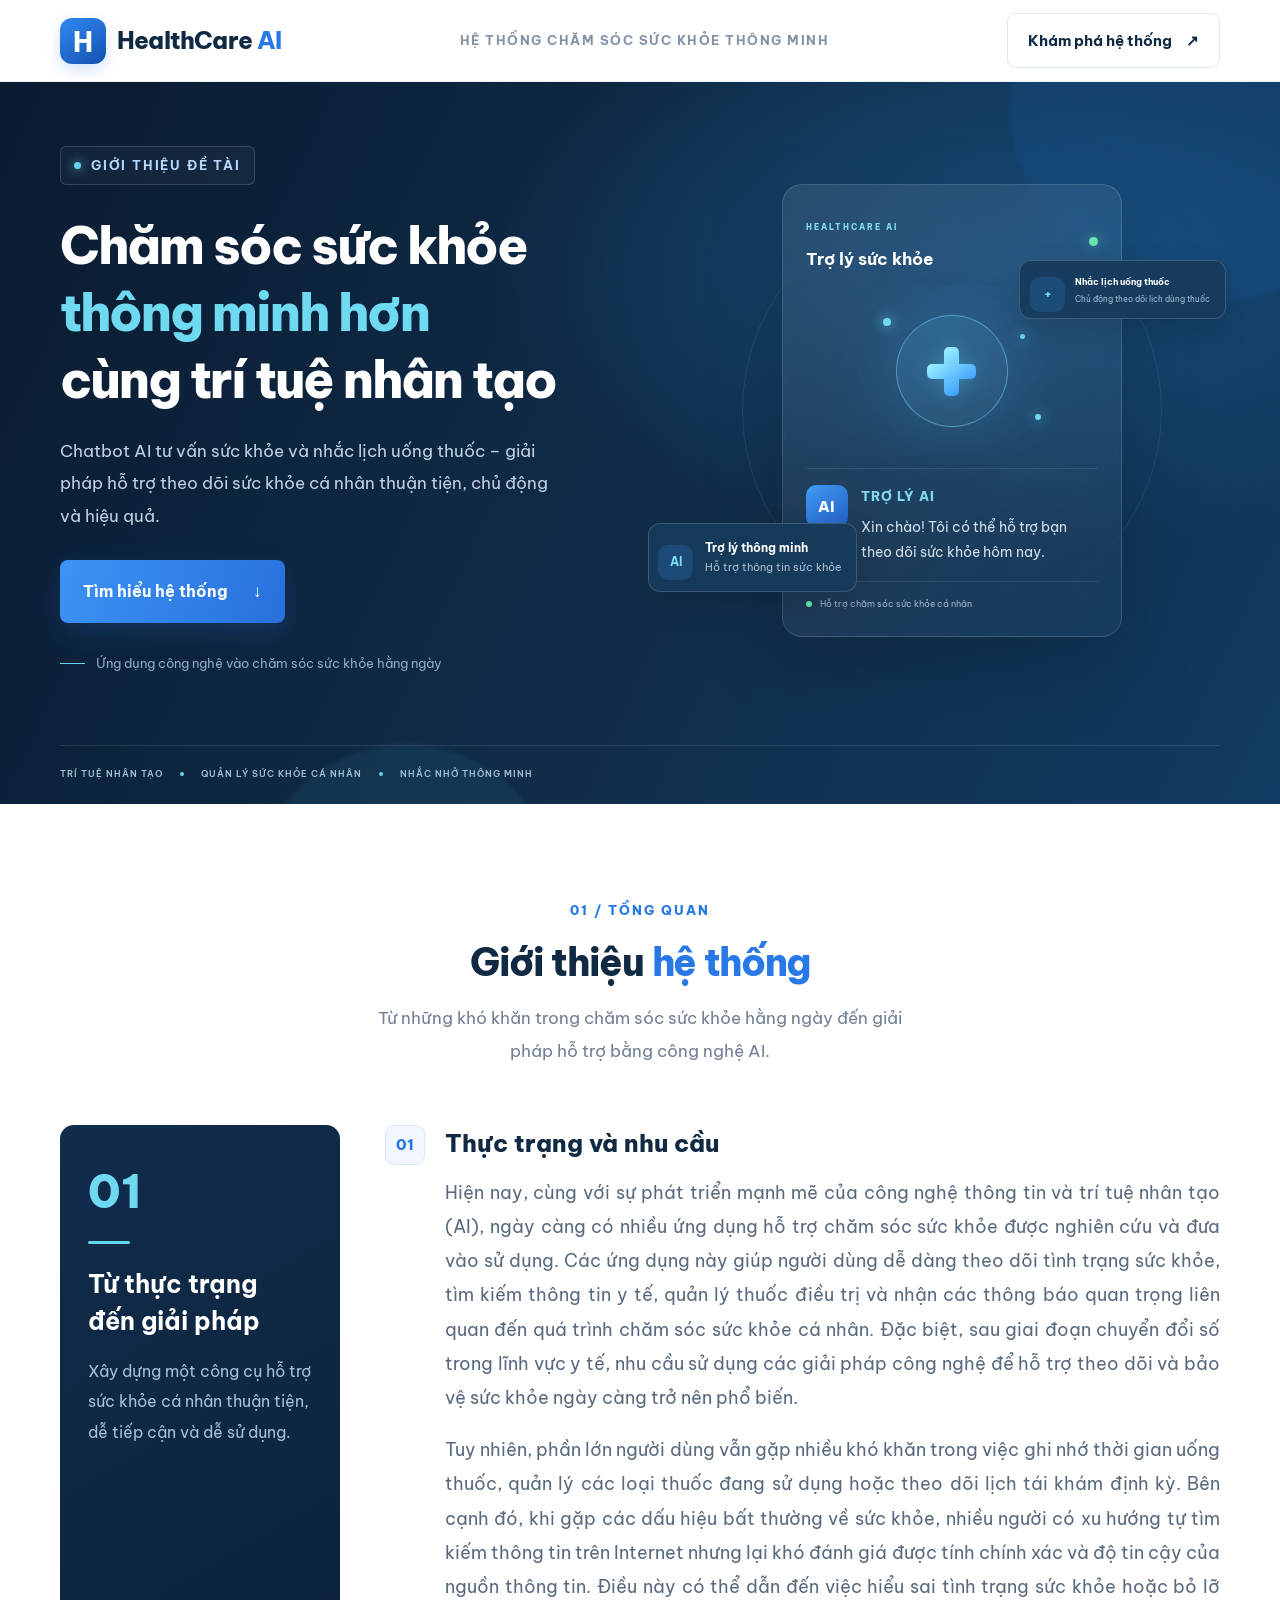
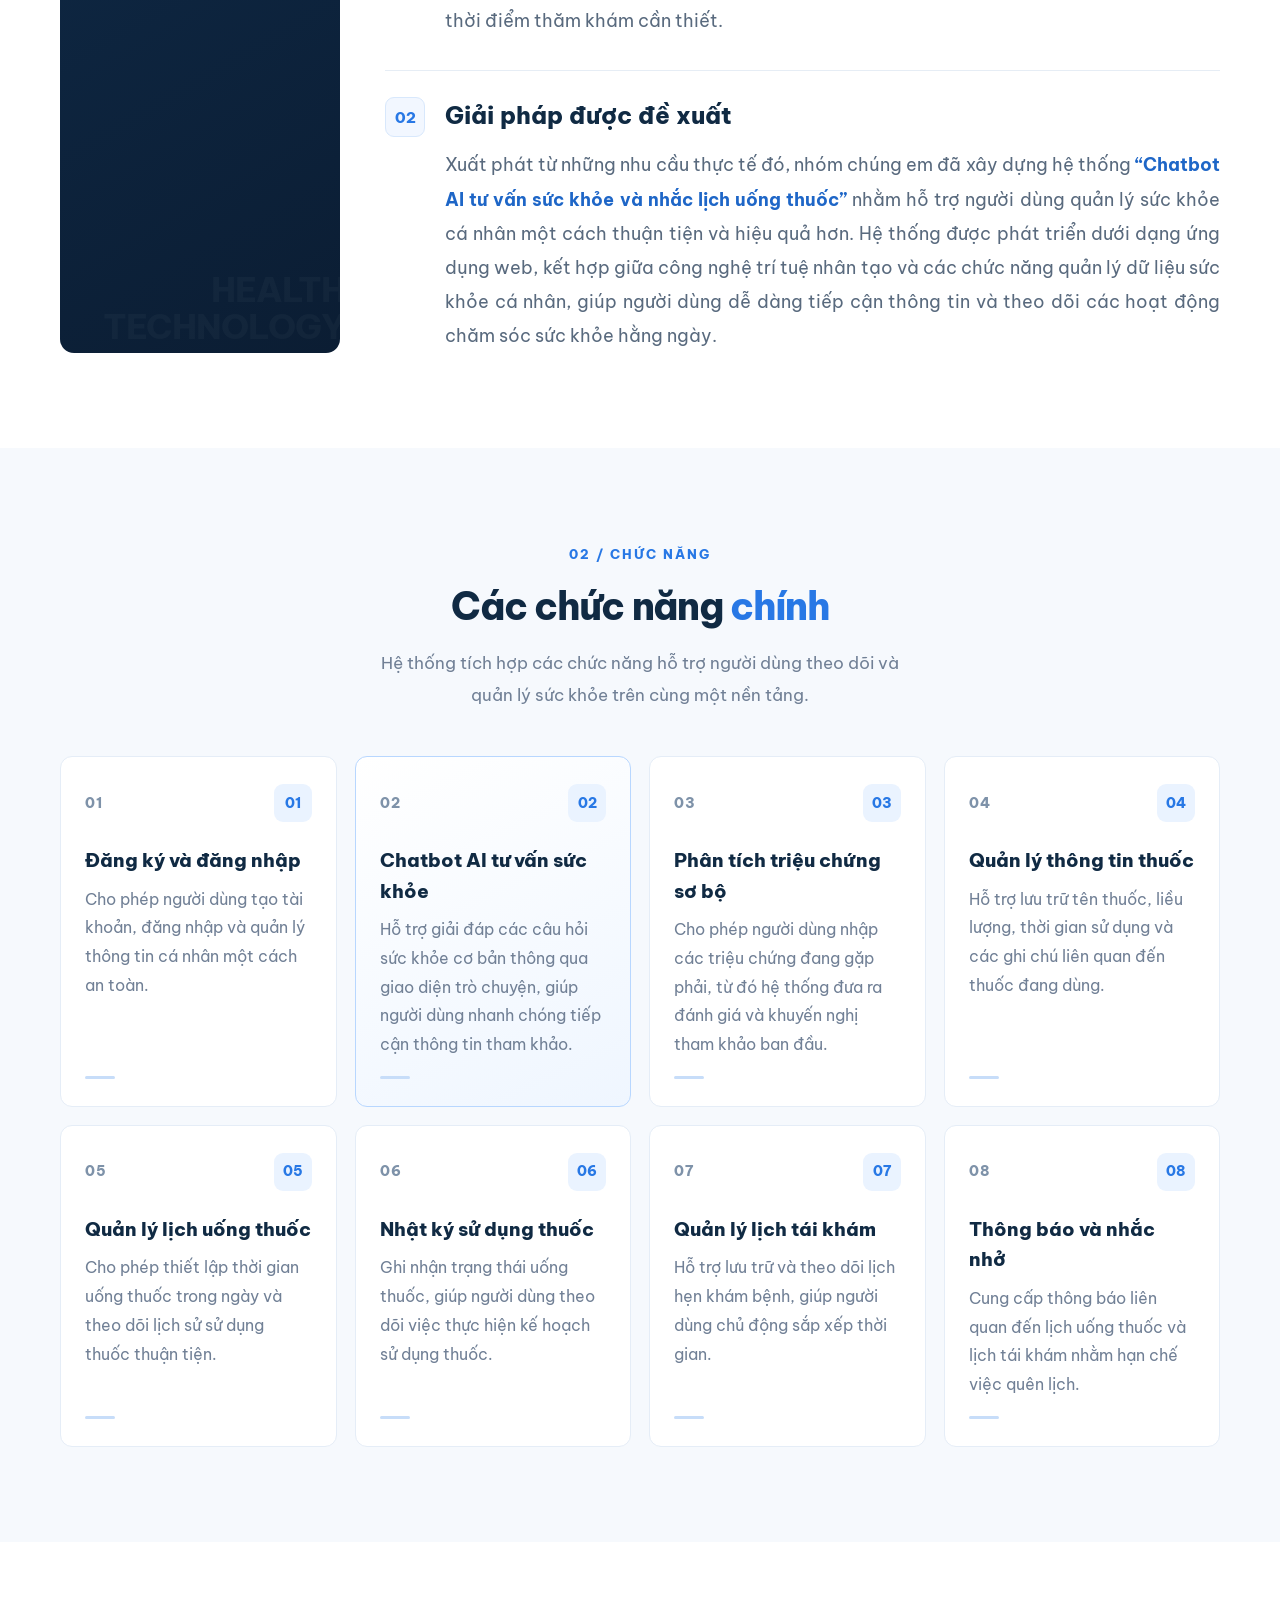
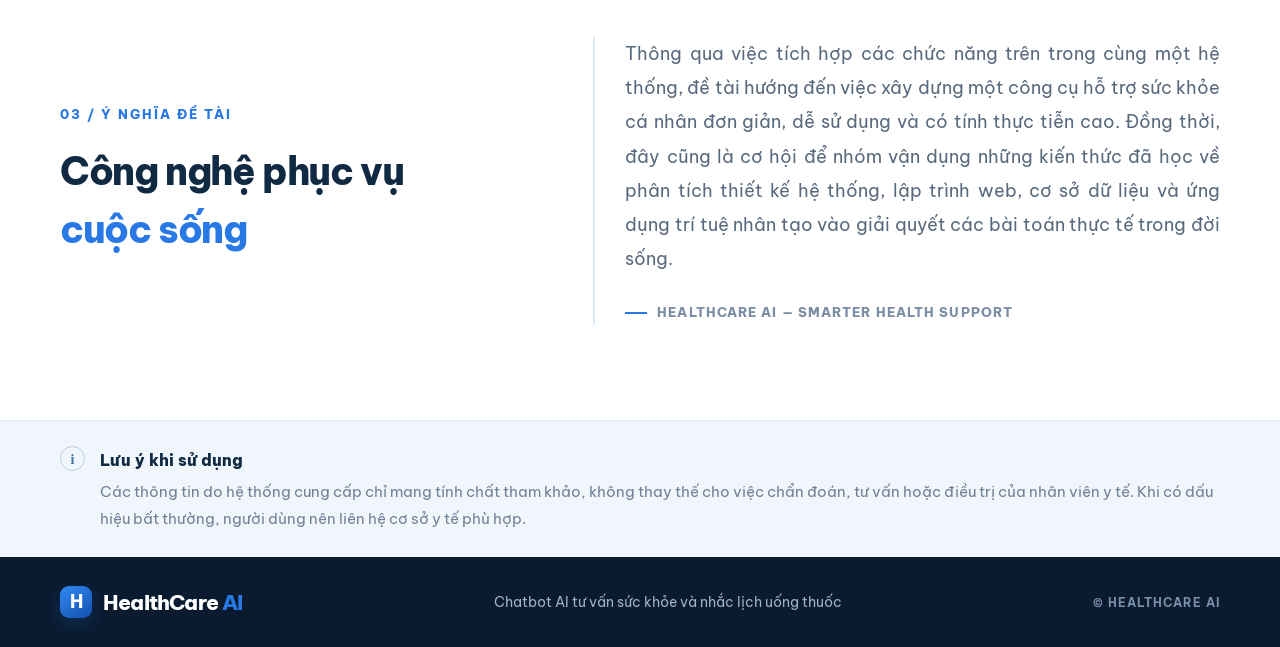
<file: Trang giới thiệu/gioithieu.html>
<!doctype html>
<html lang="vi">
  <head>
    <meta charset="UTF-8" />
    <meta name="viewport" content="width=device-width, initial-scale=1.0" />
    <title>Giới thiệu hệ thống | HealthCare AI</title>
    <link rel="stylesheet" href="gioithieu.css" />
    <link rel="preconnect" href="https://fonts.googleapis.com" />
    <link rel="preconnect" href="https://fonts.gstatic.com" crossorigin />
    <link
      href="https://fonts.googleapis.com/css2?family=Be+Vietnam+Pro:wght@400;500;600;700;800&display=swap"
      rel="stylesheet"
    />
  </head>

  <body>
    <header class="header">
      <div class="container nav">
        <a href="#" class="brand">
          <span class="brand-mark">H</span>
          <span>HealthCare<span class="brand-ai"> AI</span></span>
        </a>

        <span class="nav-label">HỆ THỐNG CHĂM SÓC SỨC KHỎE THÔNG MINH</span>

        <a href="#gioi-thieu" class="nav-button"
          >Khám phá hệ thống <span>↗</span></a
        >
      </div>
    </header>

    <main>
      <!-- PHẦN GIỚI THIỆU CHÍNH -->
      <section class="hero" id="gioi-thieu">
        <div class="hero-glow glow-one"></div>
        <div class="hero-glow glow-two"></div>

        <div class="container hero-content">
          <div class="hero-text">
            <div class="eyebrow">
              <span class="eyebrow-dot"></span>
              GIỚI THIỆU ĐỀ TÀI
            </div>

            <h1>
              Chăm sóc sức khỏe<br />
              <span>thông minh hơn</span><br />
              cùng trí tuệ nhân tạo
            </h1>

            <p class="hero-description">
              Chatbot AI tư vấn sức khỏe và nhắc lịch uống thuốc – giải pháp hỗ
              trợ theo dõi sức khỏe cá nhân thuận tiện, chủ động và hiệu quả.
            </p>

            <a href="#noi-dung" class="primary-button">
              Tìm hiểu hệ thống
              <span>↓</span>
            </a>

            <div class="hero-note">
              <span class="note-line"></span>
              Ứng dụng công nghệ vào chăm sóc sức khỏe hằng ngày
            </div>
          </div>

          <div class="hero-visual">
            <div class="visual-orbit orbit-one"></div>
            <div class="visual-orbit orbit-two"></div>

            <div class="health-card">
              <div class="health-card-top">
                <div>
                  <span class="small-label">HEALTHCARE AI</span>
                  <h3>Trợ lý sức khỏe</h3>
                </div>
                <div class="status-dot"></div>
              </div>

              <div class="health-illustration">
                <div class="illustration-circle">
                  <div class="medical-cross">
                    <span></span>
                    <span></span>
                  </div>
                </div>
                <div class="orbit-point point-one"></div>
                <div class="orbit-point point-two"></div>
                <div class="orbit-point point-three"></div>
              </div>

              <div class="chat-message">
                <div class="chat-avatar">AI</div>
                <div class="chat-bubble">
                  <span class="chat-label">TRỢ LÝ AI</span>
                  <p>
                    Xin chào! Tôi có thể hỗ trợ bạn theo dõi sức khỏe hôm nay.
                  </p>
                </div>
              </div>

              <div class="health-card-bottom">
                <span class="bottom-indicator"></span>
                Hỗ trợ chăm sóc sức khỏe cá nhân
              </div>
            </div>

            <div class="floating-card floating-reminder">
              <div class="floating-icon">+</div>
              <div>
                <strong>Nhắc lịch uống thuốc</strong>
                <span>Chủ động theo dõi lịch dùng thuốc</span>
              </div>
            </div>

            <div class="floating-card floating-ai">
              <div class="ai-symbol">AI</div>
              <div>
                <strong>Trợ lý thông minh</strong>
                <span>Hỗ trợ thông tin sức khỏe</span>
              </div>
            </div>
          </div>
        </div>

        <div class="container hero-bottom">
          <span>TRÍ TUỆ NHÂN TẠO</span>
          <span class="bottom-divider"></span>
          <span>QUẢN LÝ SỨC KHỎE CÁ NHÂN</span>
          <span class="bottom-divider"></span>
          <span>NHẮC NHỞ THÔNG MINH</span>
        </div>
      </section>

      <!-- NỘI DUNG GIỚI THIỆU -->
      <section class="introduction section" id="noi-dung">
        <div class="container">
          <div class="section-heading">
            <div class="section-kicker">01 / TỔNG QUAN</div>
            <h2>Giới thiệu <span>hệ thống</span></h2>
            <p>
              Từ những khó khăn trong chăm sóc sức khỏe hằng ngày đến giải pháp
              hỗ trợ bằng công nghệ AI.
            </p>
          </div>

          <div class="intro-layout">
            <aside class="intro-aside">
              <div class="aside-number">01</div>
              <div class="aside-line"></div>
              <h3>Từ thực trạng<br />đến giải pháp</h3>
              <p>
                Xây dựng một công cụ hỗ trợ sức khỏe cá nhân thuận tiện, dễ tiếp
                cận và dễ sử dụng.
              </p>
              <div class="aside-decoration">HEALTH<br />TECHNOLOGY</div>
            </aside>

            <div class="intro-content">
              <article class="text-block">
                <div class="text-block-number">01</div>
                <div>
                  <h3>Thực trạng và nhu cầu</h3>
                  <p>
                    Hiện nay, cùng với sự phát triển mạnh mẽ của công nghệ thông
                    tin và trí tuệ nhân tạo (AI), ngày càng có nhiều ứng dụng hỗ
                    trợ chăm sóc sức khỏe được nghiên cứu và đưa vào sử dụng.
                    Các ứng dụng này giúp người dùng dễ dàng theo dõi tình trạng
                    sức khỏe, tìm kiếm thông tin y tế, quản lý thuốc điều trị và
                    nhận các thông báo quan trọng liên quan đến quá trình chăm
                    sóc sức khỏe cá nhân. Đặc biệt, sau giai đoạn chuyển đổi số
                    trong lĩnh vực y tế, nhu cầu sử dụng các giải pháp công nghệ
                    để hỗ trợ theo dõi và bảo vệ sức khỏe ngày càng trở nên phổ
                    biến.
                  </p>
                  <p>
                    Tuy nhiên, phần lớn người dùng vẫn gặp nhiều khó khăn trong
                    việc ghi nhớ thời gian uống thuốc, quản lý các loại thuốc
                    đang sử dụng hoặc theo dõi lịch tái khám định kỳ. Bên cạnh
                    đó, khi gặp các dấu hiệu bất thường về sức khỏe, nhiều người
                    có xu hướng tự tìm kiếm thông tin trên Internet nhưng lại
                    khó đánh giá được tính chính xác và độ tin cậy của nguồn
                    thông tin. Điều này có thể dẫn đến việc hiểu sai tình trạng
                    sức khỏe hoặc bỏ lỡ thời điểm thăm khám cần thiết.
                  </p>
                </div>
              </article>

              <article class="text-block solution-block">
                <div class="text-block-number">02</div>
                <div>
                  <h3>Giải pháp được đề xuất</h3>
                  <p>
                    Xuất phát từ những nhu cầu thực tế đó, nhóm chúng em đã xây
                    dựng hệ thống
                    <strong
                      >“Chatbot AI tư vấn sức khỏe và nhắc lịch uống
                      thuốc”</strong
                    >
                    nhằm hỗ trợ người dùng quản lý sức khỏe cá nhân một cách
                    thuận tiện và hiệu quả hơn. Hệ thống được phát triển dưới
                    dạng ứng dụng web, kết hợp giữa công nghệ trí tuệ nhân tạo
                    và các chức năng quản lý dữ liệu sức khỏe cá nhân, giúp
                    người dùng dễ dàng tiếp cận thông tin và theo dõi các hoạt
                    động chăm sóc sức khỏe hằng ngày.
                  </p>
                </div>
              </article>
            </div>
          </div>
        </div>
      </section>

      <!-- CHỨC NĂNG HỆ THỐNG -->
      <section class="features section" id="chuc-nang">
        <div class="container">
          <div class="section-heading feature-heading">
            <div class="section-kicker">02 / CHỨC NĂNG</div>
            <h2>Các chức năng <span>chính</span></h2>
            <p>
              Hệ thống tích hợp các chức năng hỗ trợ người dùng theo dõi và quản
              lý sức khỏe trên cùng một nền tảng.
            </p>
          </div>

          <div class="feature-grid">
            <article class="feature-card">
              <div class="feature-top">
                <span class="feature-index">01</span>
                <span class="feature-symbol">01</span>
              </div>
              <h3>Đăng ký và đăng nhập</h3>
              <p>
                Cho phép người dùng tạo tài khoản, đăng nhập và quản lý thông
                tin cá nhân một cách an toàn.
              </p>
              <div class="feature-line"></div>
            </article>

            <article class="feature-card featured">
              <div class="feature-top">
                <span class="feature-index">02</span>
                <span class="feature-symbol">02</span>
              </div>
              <h3>Chatbot AI tư vấn sức khỏe</h3>
              <p>
                Hỗ trợ giải đáp các câu hỏi sức khỏe cơ bản thông qua giao diện
                trò chuyện, giúp người dùng nhanh chóng tiếp cận thông tin tham
                khảo.
              </p>
              <div class="feature-line"></div>
            </article>

            <article class="feature-card">
              <div class="feature-top">
                <span class="feature-index">03</span>
                <span class="feature-symbol">03</span>
              </div>
              <h3>Phân tích triệu chứng sơ bộ</h3>
              <p>
                Cho phép người dùng nhập các triệu chứng đang gặp phải, từ đó hệ
                thống đưa ra đánh giá và khuyến nghị tham khảo ban đầu.
              </p>
              <div class="feature-line"></div>
            </article>

            <article class="feature-card">
              <div class="feature-top">
                <span class="feature-index">04</span>
                <span class="feature-symbol">04</span>
              </div>
              <h3>Quản lý thông tin thuốc</h3>
              <p>
                Hỗ trợ lưu trữ tên thuốc, liều lượng, thời gian sử dụng và các
                ghi chú liên quan đến thuốc đang dùng.
              </p>
              <div class="feature-line"></div>
            </article>

            <article class="feature-card">
              <div class="feature-top">
                <span class="feature-index">05</span>
                <span class="feature-symbol">05</span>
              </div>
              <h3>Quản lý lịch uống thuốc</h3>
              <p>
                Cho phép thiết lập thời gian uống thuốc trong ngày và theo dõi
                lịch sử sử dụng thuốc thuận tiện.
              </p>
              <div class="feature-line"></div>
            </article>

            <article class="feature-card">
              <div class="feature-top">
                <span class="feature-index">06</span>
                <span class="feature-symbol">06</span>
              </div>
              <h3>Nhật ký sử dụng thuốc</h3>
              <p>
                Ghi nhận trạng thái uống thuốc, giúp người dùng theo dõi việc
                thực hiện kế hoạch sử dụng thuốc.
              </p>
              <div class="feature-line"></div>
            </article>

            <article class="feature-card">
              <div class="feature-top">
                <span class="feature-index">07</span>
                <span class="feature-symbol">07</span>
              </div>
              <h3>Quản lý lịch tái khám</h3>
              <p>
                Hỗ trợ lưu trữ và theo dõi lịch hẹn khám bệnh, giúp người dùng
                chủ động sắp xếp thời gian.
              </p>
              <div class="feature-line"></div>
            </article>

            <article class="feature-card">
              <div class="feature-top">
                <span class="feature-index">08</span>
                <span class="feature-symbol">08</span>
              </div>
              <h3>Thông báo và nhắc nhở</h3>
              <p>
                Cung cấp thông báo liên quan đến lịch uống thuốc và lịch tái
                khám nhằm hạn chế việc quên lịch.
              </p>
              <div class="feature-line"></div>
            </article>
          </div>
        </div>
      </section>

      <!-- Ý NGHĨA ĐỀ TÀI -->
      <section class="meaning section">
        <div class="container meaning-container">
          <div class="meaning-left">
            <div class="section-kicker">03 / Ý NGHĨA ĐỀ TÀI</div>
            <h2>Công nghệ phục vụ<br /><span>cuộc sống</span></h2>
          </div>

          <div class="meaning-right">
            <p>
              Thông qua việc tích hợp các chức năng trên trong cùng một hệ
              thống, đề tài hướng đến việc xây dựng một công cụ hỗ trợ sức khỏe
              cá nhân đơn giản, dễ sử dụng và có tính thực tiễn cao. Đồng thời,
              đây cũng là cơ hội để nhóm vận dụng những kiến thức đã học về phân
              tích thiết kế hệ thống, lập trình web, cơ sở dữ liệu và ứng dụng
              trí tuệ nhân tạo vào giải quyết các bài toán thực tế trong đời
              sống.
            </p>
            <div class="meaning-caption">
              <span></span>
              HEALTHCARE AI — SMARTER HEALTH SUPPORT
            </div>
          </div>
        </div>
      </section>

      <!-- LƯU Ý -->
      <section class="disclaimer">
        <div class="container disclaimer-inner">
          <div class="disclaimer-mark">i</div>
          <div>
            <h3>Lưu ý khi sử dụng</h3>
            <p>
              Các thông tin do hệ thống cung cấp chỉ mang tính chất tham khảo,
              không thay thế cho việc chẩn đoán, tư vấn hoặc điều trị của nhân
              viên y tế. Khi có dấu hiệu bất thường, người dùng nên liên hệ cơ
              sở y tế phù hợp.
            </p>
          </div>
        </div>
      </section>
    </main>

    <footer class="footer">
      <div class="container footer-inner">
        <a href="#" class="brand footer-brand">
          <span class="brand-mark">H</span>
          <span>HealthCare<span class="brand-ai"> AI</span></span>
        </a>

        <p>Chatbot AI tư vấn sức khỏe và nhắc lịch uống thuốc</p>

        <span class="copyright">© HEALTHCARE AI</span>
      </div>
    </footer>
  </body>
</html>
</file>
<file: static/style.css>
* {
  box-sizing: border-box;
}
body {
  margin: 0;
  background: #f1f5f9;
  color: #1e293b;
  font-family: Arial, sans-serif;
}
.shell {
  max-width: 760px;
  margin: 32px auto;
  padding: 0 16px;
}
header {
  display: flex;
  align-items: center;
  gap: 14px;
  background: #fff;
  padding: 20px 24px;
  border-radius: 16px 16px 0 0;
  border-bottom: 1px solid #e2e8f0;
}
.logo {
  width: 46px;
  height: 46px;
  border-radius: 14px;
  background: #dbeafe;
  color: #2563eb;
  display: grid;
  place-items: center;
  font-size: 28px;
}
h1 {
  font-size: 21px;
  margin: 0 0 5px;
}
header p,
.setup p {
  margin: 0;
  color: #64748b;
  font-size: 14px;
}
.status {
  margin-left: auto;
  color: #15803d;
  font-size: 12px;
}
.notice {
  background: #fff7ed;
  color: #9a3412;
  padding: 14px 20px;
  font-size: 13px;
  line-height: 1.55;
  border-bottom: 1px solid #fed7aa;
}
.setup,
.chat {
  background: white;
  padding: 24px;
}
.setup h2 {
  margin: 0 0 8px;
  font-size: 19px;
}
.setup label {
  display: block;
  margin: 20px 0 7px;
  font-size: 14px;
  font-weight: 600;
}
.setup input,
.setup select,
#message {
  width: 100%;
  padding: 12px;
  border: 1px solid #cbd5e1;
  border-radius: 9px;
  font-size: 15px;
  background: white;
}
.setup button,
#chatForm button {
  border: 0;
  background: #2563eb;
  color: white;
  padding: 12px 20px;
  border-radius: 9px;
  font-weight: 600;
  cursor: pointer;
}
.setup button {
  width: 100%;
  margin-top: 22px;
}
.chat {
  padding-top: 16px;
}
.messages {
  height: 390px;
  overflow: auto;
  background: #f8fafc;
  border: 1px solid #e2e8f0;
  border-radius: 12px;
  padding: 16px;
  display: flex;
  flex-direction: column;
  gap: 12px;
}
.bubble {
  max-width: 88%;
  padding: 12px 14px;
  border-radius: 13px;
  line-height: 1.5;
  font-size: 14px;
  white-space: pre-wrap;
}
.bot {
  align-self: flex-start;
  background: #e2e8f0;
}
.user {
  align-self: flex-end;
  background: #dbeafe;
  color: #1e40af;
}
.result {
  background: white;
  border: 1px solid #dbeafe;
  padding: 12px;
  border-radius: 10px;
  margin-top: 8px;
}
.result h3 {
  margin: 0 0 10px;
  font-size: 15px;
}
.disease {
  padding: 8px 0;
  border-bottom: 1px solid #e2e8f0;
}
.disease:last-child {
  border: 0;
}
.score {
  color: #2563eb;
  font-weight: bold;
  float: right;
}
.warning {
  color: #b91c1c;
  font-weight: bold;
}
#chatForm {
  display: flex;
  gap: 9px;
  margin-top: 12px;
}
#message {
  flex: 1;
  min-width: 0;
}
.reset {
  margin-top: 12px;
  border: 0;
  background: transparent;
  color: #64748b;
  cursor: pointer;
}
.error {
  color: #b91c1c;
  margin-top: 10px !important;
}
.hidden {
  display: none;
}
footer {
  text-align: center;
  color: #94a3b8;
  font-size: 12px;
  padding: 18px;
}
@media (max-width: 560px) {
  .shell {
    margin: 0 auto;
    padding: 0;
  }
  header {
    border-radius: 0;
  }
  .messages {
    height: 55vh;
  }
  .status {
    font-size: 0;
  }
}
</file>
<file: static/symptoms.css>
* {
  margin: 0;
  padding: 0;
  box-sizing: border-box;
}

body {
  font-family: Arial, sans-serif;
  background: #f3f7fb;
  color: #333;
}

.container {
  width: 700px;
  max-width: 90%;
  margin: 40px auto;
  background: white;
  padding: 30px;
  border-radius: 15px;
  box-shadow: 0 5px 20px rgba(0, 0, 0, 0.1);
}

h1 {
  text-align: center;
  color: #1976d2;
  margin-bottom: 10px;
}

.description {
  text-align: center;
  color: #777;
  margin-bottom: 30px;
}

.section {
  margin-bottom: 25px;
}

.section h2 {
  font-size: 18px;
  margin-bottom: 15px;
  color: #333;
}

.symptoms {
  display: grid;
  grid-template-columns: 1fr 1fr;
  gap: 10px;
  max-height: 450px;
  overflow-y: auto;
  padding-right: 8px;
}

.symptoms label {
  padding: 12px;
  background: #f5f9ff;
  border: 1px solid #ddd;
  border-radius: 8px;
  cursor: pointer;
}

.symptoms label:hover {
  background: #e8f2ff;
}

input[type="checkbox"] {
  margin-right: 8px;
}

select {
  width: 100%;
  padding: 12px;
  border: 1px solid #ccc;
  border-radius: 8px;
  font-size: 15px;
}

button {
  width: 100%;
  padding: 14px;
  border: none;
  border-radius: 8px;
  background: #1976d2;
  color: white;
  font-size: 16px;
  font-weight: bold;
  cursor: pointer;
}

button:hover {
  background: #125ca3;
}

.result {
  margin-top: 25px;
  padding: 20px;
  background: #f5f9ff;
  border-radius: 10px;
  display: none;
}

.result h2 {
  color: #1976d2;
  margin-bottom: 15px;
}

.result h3 {
  margin-top: 15px;
  margin-bottom: 8px;
}

.result ul {
  margin-left: 20px;
}

.warning {
  margin-top: 20px;
  padding: 15px;
  background: #fff3cd;
  border-radius: 8px;
  color: #856404;
}
.reload {
  margin-top: 20px;
  width: 100%;
  padding: 12px;
  border: none;
  border-radius: 8px;
  background: #ff9800; /* màu cam nổi bật */
  color: white;
  font-size: 16px;
  font-weight: bold;
  cursor: pointer;
  transition: background 0.3s ease;
}

.reload:hover {
  background: #e68900; /* màu cam đậm hơn khi hover */
}
.disabled-symptom {
  opacity: 0.5;
  pointer-events: none;
  text-decoration: line-through; /* gạch ngang chữ */
}
</file>
<file: Trang giới thiệu/gioithieu.css>
:root {
  --navy: #102a43;
  --navy-dark: #0a1b30;
  --blue: #2878e5;
  --blue-light: #eaf3ff;
  --cyan: #64d5ed;
  --text: #25364a;
  --muted: #718096;
  --white: #ffffff;
  --background: #f6f9fd;
  --border: #e6edf5;
}

* {
  margin: 0;
  padding: 0;
  box-sizing: border-box;
}

html {
  scroll-behavior: smooth;
  scroll-padding-top: 90px;
}

body {
  font-family: "Be Vietnam Pro", Arial, sans-serif;
  color: var(--text);
  background: var(--white);
  line-height: 1.8;
  -webkit-font-smoothing: antialiased;
}

a {
  text-decoration: none;
  color: inherit;
}

.container {
  width: min(1160px, calc(100% - 48px));
  margin: 0 auto;
}

/* HEADER */

.header {
  height: 82px;
  background: #ffffff;
  border-bottom: 1px solid #edf1f7;
  position: sticky;
  top: 0;
  z-index: 100;
}

.nav {
  height: 100%;
  display: flex;
  align-items: center;
  justify-content: space-between;
  gap: 24px;
}

.brand {
  display: inline-flex;
  align-items: center;
  gap: 11px;
  color: var(--navy);
  font-size: 20px;
  font-weight: 800;
  letter-spacing: -0.8px;
  white-space: nowrap;
}

.brand-mark {
  width: 39px;
  height: 39px;
  display: grid;
  place-items: center;
  border-radius: 12px;
  color: white;
  background: linear-gradient(145deg, #3189f4, #1451ae);
  font-size: 23px;
  box-shadow: 0 6px 15px #2878e533;
}

.brand-ai {
  color: var(--blue);
}

.nav-label {
  color: #8291a4;
  font-size: 10px;
  font-weight: 700;
  letter-spacing: 1.5px;
  text-align: center;
}

.nav-button {
  display: inline-flex;
  align-items: center;
  gap: 14px;
  padding: 10px 17px;
  border: 1px solid #dce8f7;
  border-radius: 9px;
  color: var(--navy);
  font-size: 12px;
  font-weight: 700;
  transition: 0.25s ease;
  white-space: nowrap;
}

.nav-button:hover {
  background: var(--blue);
  color: white;
  border-color: var(--blue);
}

/* HERO */

.hero {
  position: relative;
  overflow: hidden;
  color: white;
  background:
    radial-gradient(ellipse at 80% 25%, #174c79 0%, transparent 37%),
    linear-gradient(115deg, #0a1b30 0%, #102e4b 57%, #103b62 100%);
}

.hero-content {
  min-height: 590px;
  display: grid;
  grid-template-columns: 1.05fr 0.95fr;
  align-items: center;
  gap: 30px;
  padding-top: 48px;
  padding-bottom: 54px;
  position: relative;
  z-index: 2;
}

.hero-glow {
  position: absolute;
  border-radius: 50%;
  filter: blur(2px);
  pointer-events: none;
}

.glow-one {
  width: 400px;
  height: 400px;
  right: -130px;
  top: -180px;
  background: #267bd51c;
}

.glow-two {
  width: 300px;
  height: 300px;
  left: 20%;
  bottom: -240px;
  background: #58d7ef12;
}

.hero-text {
  padding: 16px 0;
}

.eyebrow {
  display: inline-flex;
  align-items: center;
  gap: 10px;
  padding: 7px 13px;
  border: 1px solid #ffffff26;
  border-radius: 6px;
  background: #ffffff09;
  color: #b8d9ff;
  font-size: 10px;
  font-weight: 700;
  letter-spacing: 1.8px;
}

.eyebrow-dot {
  width: 7px;
  height: 7px;
  border-radius: 50%;
  background: var(--cyan);
  box-shadow: 0 0 12px #64d5ed;
}

.hero h1 {
  margin-top: 28px;
  font-size: clamp(34px, 4vw, 51px);
  font-weight: 800;
  line-height: 1.35;
  letter-spacing: -2px;
}

.hero h1 span {
  color: #6ed9f0;
}

.hero-description {
  max-width: 490px;
  margin-top: 22px;
  color: #c1d1e2;
  font-size: 13px;
  line-height: 2.1;
}

.primary-button {
  display: inline-flex;
  align-items: center;
  gap: 25px;
  margin-top: 28px;
  padding: 14px 19px;
  border-radius: 8px;
  background: linear-gradient(110deg, #3c94f4, #2870dc);
  color: white;
  font-size: 12px;
  font-weight: 700;
  box-shadow: 0 9px 28px #2878e533;
  transition:
    transform 0.25s ease,
    box-shadow 0.25s ease;
}

.primary-button:hover {
  transform: translateY(-3px);
  box-shadow: 0 12px 30px #2878e555;
}

.primary-button span {
  font-size: 17px;
}

.hero-note {
  display: flex;
  align-items: center;
  gap: 11px;
  margin-top: 29px;
  color: #8faac6;
  font-size: 10px;
}

.note-line {
  display: inline-block;
  width: 25px;
  height: 1px;
  background: #65d8ed;
}

/* HERO VISUAL */

.hero-visual {
  min-height: 450px;
  display: flex;
  justify-content: center;
  align-items: center;
  position: relative;
}

.visual-orbit {
  position: absolute;
  border: 1px solid #a4dcff19;
  border-radius: 50%;
}

.orbit-one {
  width: 420px;
  height: 420px;
}

.orbit-two {
  width: 340px;
  height: 340px;
  border-style: dashed;
}

.health-card {
  position: relative;
  z-index: 2;
  width: min(340px, 82%);
  padding: 23px;
  border: 1px solid #ffffff25;
  border-radius: 20px;
  background: linear-gradient(145deg, #ffffff17, #ffffff08);
  box-shadow: 0 30px 80px #0000002c;
  backdrop-filter: blur(15px);
}

.health-card-top {
  display: flex;
  align-items: center;
  justify-content: space-between;
}

.small-label {
  color: #85dcef;
  font-size: 8px;
  font-weight: 800;
  letter-spacing: 2px;
}

.health-card-top h3 {
  margin-top: 3px;
  font-size: 17px;
  font-weight: 700;
}

.status-dot {
  width: 9px;
  height: 9px;
  border-radius: 50%;
  background: #67e6b0;
  box-shadow: 0 0 12px #67e6b077;
}

.health-illustration {
  height: 170px;
  display: grid;
  place-items: center;
  position: relative;
  margin: 12px 0;
  background: radial-gradient(circle, #5bb7f31c 0%, transparent 68%);
}

.illustration-circle {
  width: 112px;
  height: 112px;
  display: grid;
  place-items: center;
  border: 1px solid #76d6ff7d;
  border-radius: 50%;
  background: linear-gradient(145deg, #4cbbf52b, #ffffff08);
  box-shadow: 0 0 55px #49a6e91b;
}

.medical-cross {
  width: 49px;
  height: 49px;
  position: relative;
}

.medical-cross span {
  position: absolute;
  display: block;
  border-radius: 5px;
  background: linear-gradient(145deg, #9df2ff, #3d9fff);
  box-shadow: 0 0 20px #64d5ed42;
}

.medical-cross span:first-child {
  width: 15px;
  height: 49px;
  left: 17px;
}

.medical-cross span:last-child {
  width: 49px;
  height: 15px;
  top: 17px;
}

.orbit-point {
  width: 8px;
  height: 8px;
  position: absolute;
  border-radius: 50%;
  background: #6ed9f0;
  box-shadow: 0 0 13px #6ed9f0;
}

.point-one {
  top: 32px;
  left: 77px;
}

.point-two {
  right: 57px;
  bottom: 36px;
  width: 6px;
  height: 6px;
}

.point-three {
  top: 48px;
  right: 73px;
  width: 5px;
  height: 5px;
}

.chat-message {
  display: flex;
  align-items: flex-start;
  gap: 11px;
  padding: 14px 0;
  border-top: 1px solid #ffffff17;
  border-bottom: 1px solid #ffffff17;
}

.chat-avatar {
  width: 34px;
  height: 34px;
  flex-shrink: 0;
  display: grid;
  place-items: center;
  border-radius: 10px;
  color: white;
  background: linear-gradient(145deg, #3f9bf4, #225dc3);
  font-size: 11px;
  font-weight: 800;
}

.chat-bubble {
  padding-top: 1px;
}

.chat-label {
  color: #81d9ee;
  font-size: 8px;
  font-weight: 800;
  letter-spacing: 1px;
}

.chat-bubble p {
  margin-top: 3px;
  color: #d3e1ef;
  font-size: 10px;
  line-height: 1.8;
}

.health-card-bottom {
  display: flex;
  align-items: center;
  gap: 8px;
  padding-top: 14px;
  color: #9fb8d1;
  font-size: 9px;
}

.bottom-indicator {
  width: 6px;
  height: 6px;
  border-radius: 50%;
  background: #67e6b0;
}

.floating-card {
  position: absolute;
  z-index: 3;
  display: flex;
  align-items: center;
  gap: 10px;
  padding: 13px 15px;
  border: 1px solid #ffffff2a;
  border-radius: 12px;
  background: #173b5bef;
  box-shadow: 0 12px 30px #00000026;
  backdrop-filter: blur(12px);
}

.floating-reminder {
  right: -6px;
  top: 76px;
}

.floating-ai {
  left: -5px;
  bottom: 64px;
}

.floating-icon,
.ai-symbol {
  width: 35px;
  height: 35px;
  flex-shrink: 0;
  display: grid;
  place-items: center;
  border-radius: 10px;
  background: #ffffff12;
  color: #7be0f2;
  font-size: 20px;
  font-weight: 700;
  font-size: 12px;
  background: #2e83dc38;
  margin-left: -5px;
  margin-bottom: -10px;
}

.floating-card strong,
.floating-card span {
  display: block;
}

.floating-card strong {
  font-size: 9px;
  font-weight: 700;
}

.floating-card div:last-child span {
  margin-top: 2px;
  color: #a9bfd5;
  font-size: 8px;
  line-height: 1.6;
}

.hero-bottom {
  display: flex;
  align-items: center;
  gap: 17px;
  padding-top: 20px;
  padding-bottom: 22px;
  border-top: 1px solid #ffffff1c;
  color: #a7bfd5;
  font-size: 9px;
  font-weight: 600;
  letter-spacing: 1px;
}

.bottom-divider {
  width: 4px;
  height: 4px;
  border-radius: 50%;
  background: #64d5ed;
}

/* SECTION SHARED */

.section {
  padding: 95px 0;
}

.section-heading {
  max-width: 650px;
  margin: 0 auto 58px;
  text-align: center;
}

.section-kicker {
  color: var(--blue);
  font-size: 10px;
  font-weight: 800;
  letter-spacing: 2px;
}

.section-heading h2 {
  margin-top: 13px;
  color: var(--navy);
  font-size: clamp(29px, 3.5vw, 38px);
  font-weight: 800;
  letter-spacing: -1.3px;
  line-height: 1.5;
}

.section-heading h2 span {
  color: var(--blue);
}

.section-heading > p {
  max-width: 540px;
  margin: 13px auto 0;
  color: var(--muted);
  font-size: 12px;
  line-height: 2;
}

/* INTRODUCTION */

.introduction {
  background: #ffffff;
}

.intro-layout {
  display: grid;
  grid-template-columns: 255px 1fr;
  gap: 54px;
  align-items: stretch;
}

.intro-aside {
  min-height: 340px;
  position: relative;
  overflow: hidden;
  padding: 29px 25px;
  border-radius: 14px;
  background: linear-gradient(150deg, #102d4c, #0b1d33);
  color: white;
}

.aside-number {
  color: #6ed9f0;
  font-size: 37px;
  font-weight: 800;
  line-height: 1.5;
}

.aside-line {
  width: 42px;
  height: 3px;
  margin: 15px 0 22px;
  border-radius: 4px;
  background: #64d5ed;
}

.intro-aside h3 {
  font-size: 21px;
  font-weight: 700;
  line-height: 1.6;
}

.intro-aside > p {
  margin-top: 15px;
  color: #a9bfd5;
  font-size: 11px;
  line-height: 2;
}

.aside-decoration {
  position: absolute;
  right: -5px;
  bottom: 8px;
  color: #ffffff08;
  font-size: 34px;
  font-weight: 800;
  line-height: 1.1;
  text-align: right;
  letter-spacing: -1px;
}

.intro-content {
  display: flex;
  flex-direction: column;
  gap: 32px;
}

.text-block {
  display: grid;
  grid-template-columns: 36px 1fr;
  gap: 17px;
}

.text-block-number {
  width: 34px;
  height: 34px;
  display: grid;
  place-items: center;
  border: 1px solid #d8e8fc;
  border-radius: 9px;
  color: var(--blue);
  background: #f2f7ff;
  font-size: 11px;
  font-weight: 800;
}

.text-block h3 {
  margin-bottom: 12px;
  color: var(--navy);
  font-size: 17px;
  font-weight: 800;
}

.text-block p {
  margin-bottom: 13px;
  color: #596a7e;
  font-size: 12px;
  line-height: 2.15;
  text-align: justify;
}

.text-block p:last-child {
  margin-bottom: 0;
}

.text-block strong {
  color: #1e66c7;
  font-weight: 700;
}

.solution-block {
  padding-top: 26px;
  border-top: 1px solid var(--border);
}

/* FEATURES */

.features {
  background: var(--background);
}

.feature-heading {
  margin-bottom: 45px;
}

.feature-grid {
  display: grid;
  grid-template-columns: repeat(4, minmax(0, 1fr));
  gap: 18px;
}

.feature-card {
  min-height: 225px;
  display: flex;
  flex-direction: column;
  padding: 23px 21px 20px;
  border: 1px solid #e5edf7;
  border-radius: 12px;
  background: white;
  transition:
    transform 0.25s ease,
    box-shadow 0.25s ease,
    border-color 0.25s ease;
}

.feature-card:hover {
  transform: translateY(-5px);
  border-color: #b9d7fb;
  box-shadow: 0 14px 35px #183b6010;
}

.feature-card.featured {
  border-color: #b8d7ff;
  background: linear-gradient(155deg, #ffffff, #eff6ff);
}

.feature-top {
  display: flex;
  align-items: center;
  justify-content: space-between;
  margin-bottom: 23px;
}

.feature-index {
  color: #7e92a9;
  font-size: 10px;
  font-weight: 800;
  letter-spacing: 1px;
}

.feature-symbol {
  width: 31px;
  height: 31px;
  display: grid;
  place-items: center;
  border-radius: 9px;
  color: #2878e5;
  background: #eaf3ff;
  font-size: 10px;
  font-weight: 800;
}

.feature-card h3 {
  margin-bottom: 9px;
  color: var(--navy);
  font-size: 13px;
  font-weight: 800;
  line-height: 1.8;
}

.feature-card p {
  flex: 1;
  color: #718096;
  font-size: 10px;
  line-height: 2;
}

.feature-line {
  width: 30px;
  height: 3px;
  margin-top: 17px;
  border-radius: 3px;
  background: #c7ddf9;
  transition: width 0.25s ease;
}

.feature-card:hover .feature-line {
  width: 58px;
  background: var(--blue);
}

/* MEANING */

.meaning {
  position: relative;
  overflow: hidden;
  background: #ffffff;
}

.meaning-container {
  display: grid;
  grid-template-columns: 0.85fr 1.15fr;
  gap: 70px;
  align-items: center;
}

.meaning-left h2 {
  margin-top: 17px;
  color: var(--navy);
  font-size: clamp(29px, 3.5vw, 39px);
  font-weight: 800;
  line-height: 1.55;
  letter-spacing: -1.4px;
}

.meaning-left h2 span {
  color: var(--blue);
}

.meaning-right {
  padding-left: 30px;
  border-left: 2px solid #dceafd;
}

.meaning-right > p {
  color: #596a7e;
  font-size: 12px;
  line-height: 2.2;
  text-align: justify;
}

.meaning-caption {
  display: flex;
  align-items: center;
  gap: 10px;
  margin-top: 25px;
  color: #7b8ea3;
  font-size: 9px;
  font-weight: 800;
  letter-spacing: 1.1px;
}

.meaning-caption span {
  width: 22px;
  height: 2px;
  background: var(--blue);
}

/* DISCLAIMER */

.disclaimer {
  padding: 25px 0;
  background: #f1f6fc;
  border-top: 1px solid #e5edf7;
}

.disclaimer-inner {
  display: flex;
  align-items: flex-start;
  gap: 15px;
}

.disclaimer-mark {
  width: 25px;
  height: 25px;
  flex-shrink: 0;
  display: grid;
  place-items: center;
  border: 1px solid #b7cce4;
  border-radius: 50%;
  color: #4774a8;
  font-family: Georgia, serif;
  font-size: 14px;
  font-weight: 700;
}

.disclaimer h3 {
  margin-bottom: 4px;
  color: var(--navy);
  font-size: 11px;
  font-weight: 800;
}

.disclaimer p {
  color: #708197;
  font-size: 10px;
  line-height: 1.9;
}

/* FOOTER */

.footer {
  background: #0a1b30;
  color: white;
}

.footer-inner {
  min-height: 90px;
  display: flex;
  align-items: center;
  justify-content: space-between;
  gap: 20px;
}

.footer-brand {
  color: white;
  font-size: 17px;
}

.footer-brand .brand-mark {
  width: 32px;
  height: 32px;
  border-radius: 9px;
  font-size: 18px;
}

.footer-inner > p {
  color: #9eb2c9;
  font-size: 10px;
  text-align: center;
}

.copyright {
  color: #7890a9;
  font-size: 9px;
  font-weight: 700;
  letter-spacing: 1px;
  white-space: nowrap;
}

/* TABLET */

@media (max-width: 1000px) {
  .hero-content {
    grid-template-columns: 1fr 0.85fr;
    gap: 10px;
  }

  .hero h1 {
    font-size: 39px;
  }

  .hero-visual {
    transform: scale(0.9);
  }

  .floating-reminder {
    right: -12px;
  }

  .floating-ai {
    left: -12px;
  }

  .intro-layout {
    grid-template-columns: 210px 1fr;
    gap: 30px;
  }

  .feature-grid {
    grid-template-columns: repeat(2, minmax(0, 1fr));
  }

  .meaning-container {
    gap: 35px;
  }
}

/* MOBILE */

@media (max-width: 700px) {
  .container {
    width: min(100% - 32px, 520px);
  }

  .header {
    height: 70px;
  }

  .brand {
    font-size: 17px;
  }

  .brand-mark {
    width: 34px;
    height: 34px;
    font-size: 20px;
  }

  .nav-label {
    display: none;
  }

  .nav-button {
    gap: 7px;
    padding: 9px 11px;
    font-size: 10px;
  }

  .hero-content {
    grid-template-columns: 1fr;
    gap: 5px;
    padding-top: 55px;
    padding-bottom: 15px;
  }

  .hero h1 {
    margin-top: 22px;
    font-size: clamp(32px, 8vw, 43px);
    letter-spacing: -1.5px;
  }

  .hero-description {
    font-size: 12px;
  }

  .hero-note {
    font-size: 9px;
  }

  .hero-visual {
    min-height: 410px;
    margin-top: 0;
    transform: none;
  }

  .health-card {
    width: 310px;
    max-width: 82%;
    padding: 20px;
  }

  .orbit-one {
    width: 340px;
    height: 340px;
  }

  .orbit-two {
    width: 285px;
    height: 285px;
  }

  .floating-reminder {
    top: 47px;
    right: 0;
  }

  .floating-ai {
    left: 0;
    bottom: 38px;
  }

  .floating-card {
    padding: 10px;
  }

  .floating-card strong {
    font-size: 8px;
  }

  .floating-card div:last-child span {
    font-size: 7px;
  }

  .hero-bottom {
    flex-wrap: wrap;
    gap: 10px;
    padding-top: 17px;
    padding-bottom: 18px;
    font-size: 8px;
  }

  .section {
    padding: 65px 0;
  }

  .section-heading {
    margin-bottom: 35px;
  }

  .section-heading h2 {
    font-size: 29px;
  }

  .section-heading > p {
    font-size: 11px;
  }

  .intro-layout {
    grid-template-columns: 1fr;
    gap: 25px;
  }

  .intro-aside {
    min-height: 225px;
    padding: 24px;
  }

  .aside-number {
    font-size: 29px;
  }

  .intro-aside h3 {
    font-size: 19px;
  }

  .intro-aside > p {
    max-width: 280px;
  }

  .text-block {
    grid-template-columns: 29px 1fr;
    gap: 12px;
  }

  .text-block-number {
    width: 29px;
    height: 29px;
    font-size: 10px;
  }

  .text-block h3 {
    font-size: 15px;
  }

  .text-block p {
    font-size: 11px;
    line-height: 2.05;
  }

  .feature-grid {
    grid-template-columns: 1fr;
    gap: 13px;
  }

  .feature-card {
    min-height: auto;
    padding: 20px;
  }

  .feature-top {
    margin-bottom: 15px;
  }

  .feature-card h3 {
    font-size: 13px;
  }

  .feature-card p {
    font-size: 11px;
  }

  .meaning-container {
    grid-template-columns: 1fr;
    gap: 25px;
  }

  .meaning-left h2 {
    font-size: 31px;
  }

  .meaning-right {
    padding-left: 18px;
  }

  .meaning-right > p {
    font-size: 11px;
  }

  .disclaimer p {
    font-size: 9px;
  }

  .footer-inner {
    padding-top: 22px;
    padding-bottom: 22px;
    flex-direction: column;
    gap: 13px;
  }

  .footer-inner > p {
    text-align: center;
  }
}

/* REDUCE MOTION */

@media (prefers-reduced-motion: reduce) {
  html {
    scroll-behavior: auto;
  }

  *,
  *::before,
  *::after {
    transition-duration: 0.01ms !important;
  }
}

/* =========================================
   TĂNG CỠ CHỮ TOÀN TRANG ĐỂ THUYẾT TRÌNH
   Đặt đoạn này ở CUỐI FILE style.css
========================================= */

/* Chữ nội dung cơ bản */
body {
  font-size: 18px;
  line-height: 1.8;
}

/* Thanh điều hướng */
.brand {
  font-size: 24px;
}

.brand-mark {
  width: 46px;
  height: 46px;
  font-size: 27px;
}

.nav-label {
  font-size: 13px;
}

.nav-button {
  font-size: 15px;
  padding: 13px 20px;
}

/* Phần giới thiệu đầu trang */
.hero h1 {
  font-size: clamp(42px, 4vw, 58px);
  line-height: 1.3;
}

.hero-description {
  font-size: 17px;
  line-height: 1.9;
}

.eyebrow {
  font-size: 13px;
}

.primary-button {
  font-size: 16px;
  padding: 16px 23px;
}

.hero-note {
  font-size: 13px;
}

/* Tiêu đề các phần */
.section-heading h2 {
  font-size: clamp(34px, 3vw, 44px);
  line-height: 1.4;
}

.section-kicker {
  font-size: 13px;
}

.section-heading > p {
  font-size: 17px;
  line-height: 1.9;
}

/* Phần giới thiệu hệ thống */
.intro-layout {
  grid-template-columns: 280px 1fr;
  gap: 45px;
}

.intro-aside {
  padding: 32px 28px;
}

.aside-number {
  font-size: 46px;
}

.intro-aside h3 {
  font-size: 25px;
  line-height: 1.5;
}

.intro-aside > p {
  font-size: 16px;
  line-height: 1.9;
}

.text-block {
  grid-template-columns: 42px 1fr;
  gap: 18px;
}

.text-block-number {
  width: 40px;
  height: 40px;
  font-size: 15px;
}

.text-block h3 {
  font-size: 24px;
  line-height: 1.5;
  margin-bottom: 15px;
}

.text-block p {
  font-size: 18px;
  line-height: 1.9;
  margin-bottom: 18px;
}

/* Các thẻ chức năng */
.feature-card {
  padding: 27px 24px;
  min-height: 260px;
}

.feature-index {
  font-size: 14px;
}

.feature-symbol {
  width: 38px;
  height: 38px;
  font-size: 14px;
}

.feature-card h3 {
  font-size: 19px;
  line-height: 1.6;
}

.feature-card p {
  font-size: 16px;
  line-height: 1.8;
}

/* Phần ý nghĩa hệ thống */
.meaning-left h2 {
  font-size: clamp(34px, 3vw, 44px);
  line-height: 1.5;
}

.meaning-right > p {
  font-size: 18px;
  line-height: 1.9;
}

.meaning-caption {
  font-size: 13px;
}

/* Phần lưu ý */
.disclaimer h3 {
  font-size: 16px;
}

.disclaimer p {
  font-size: 15px;
  line-height: 1.8;
}

/* Chân trang */
.footer-brand {
  font-size: 21px;
}

.footer-inner > p {
  font-size: 14px;
}

.copyright {
  font-size: 12px;
}

/* Màn hình nhỏ: vẫn giữ chữ dễ đọc */
@media (max-width: 700px) {
  .brand {
    font-size: 18px;
  }

  .nav-button {
    font-size: 12px;
  }

  .hero h1 {
    font-size: 36px;
  }

  .hero-description {
    font-size: 15px;
  }

  .section-heading h2 {
    font-size: 30px;
  }

  .section-heading > p {
    font-size: 15px;
  }

  .intro-layout {
    grid-template-columns: 1fr;
  }

  .intro-aside h3 {
    font-size: 22px;
  }

  .intro-aside > p {
    font-size: 15px;
  }

  .text-block h3 {
    font-size: 20px;
  }

  .text-block p {
    font-size: 16px;
    line-height: 1.85;
    text-align: left;
  }

  .feature-card h3 {
    font-size: 18px;
  }

  .feature-card p {
    font-size: 15px;
  }

  .meaning-right > p {
    font-size: 16px;
  }

  .disclaimer p {
    font-size: 14px;
  }
}

/* SỬA LỖI THẺ TRỢ LÝ AI BỊ CHỒNG CHỮ */

.floating-ai {
  left: -35px;
  bottom: 45px;
  z-index: 5;
  max-width: 230px;
  gap: 12px;
  padding: 14px;
}

/* Khối chứa chữ AI */
.chat-message {
  position: relative;
  z-index: 2;
  display: flex;
  align-items: flex-start;
  gap: 13px;
  padding: 16px 0;
}

/* Ô vuông AI không bị co hoặc đè */
.chat-avatar {
  width: 42px;
  height: 42px;
  min-width: 42px;
  flex-shrink: 0;
  display: grid;
  place-items: center;
  font-size: 15px;
  line-height: 1;
}

/* Nội dung bên cạnh chữ AI */
.chat-bubble {
  flex: 1;
  min-width: 0;
  padding-top: 2px;
}

.chat-label {
  display: block;
  margin-bottom: 8px;
  font-size: 13px;
  line-height: 1.5;
}

.chat-bubble p {
  margin-top: 4px;
  font-size: 14px;
  line-height: 1.8;
}

/* Nội dung thẻ nổi không bị tràn */
.floating-ai > div:last-child {
  min-width: 0;
}

.floating-ai strong {
  font-size: 12px;
  line-height: 1.6;
  white-space: normal;
  overflow-wrap: break-word;
}

.floating-ai div:last-child span {
  font-size: 11px;
  line-height: 1.6;
}

/* Màn hình nhỏ */
@media (max-width: 700px) {
  .floating-ai {
    left: 0;
    bottom: 25px;
    max-width: 205px;
    padding: 11px;
  }

  .chat-avatar {
    width: 36px;
    height: 36px;
    min-width: 36px;
  }

  .chat-label {
    font-size: 12px;
  }

  .chat-bubble p {
    font-size: 12px;
  }

  .floating-ai strong {
    font-size: 11px;
  }

  .floating-ai div:last-child span {
    font-size: 10px;
  }
}
</file>
